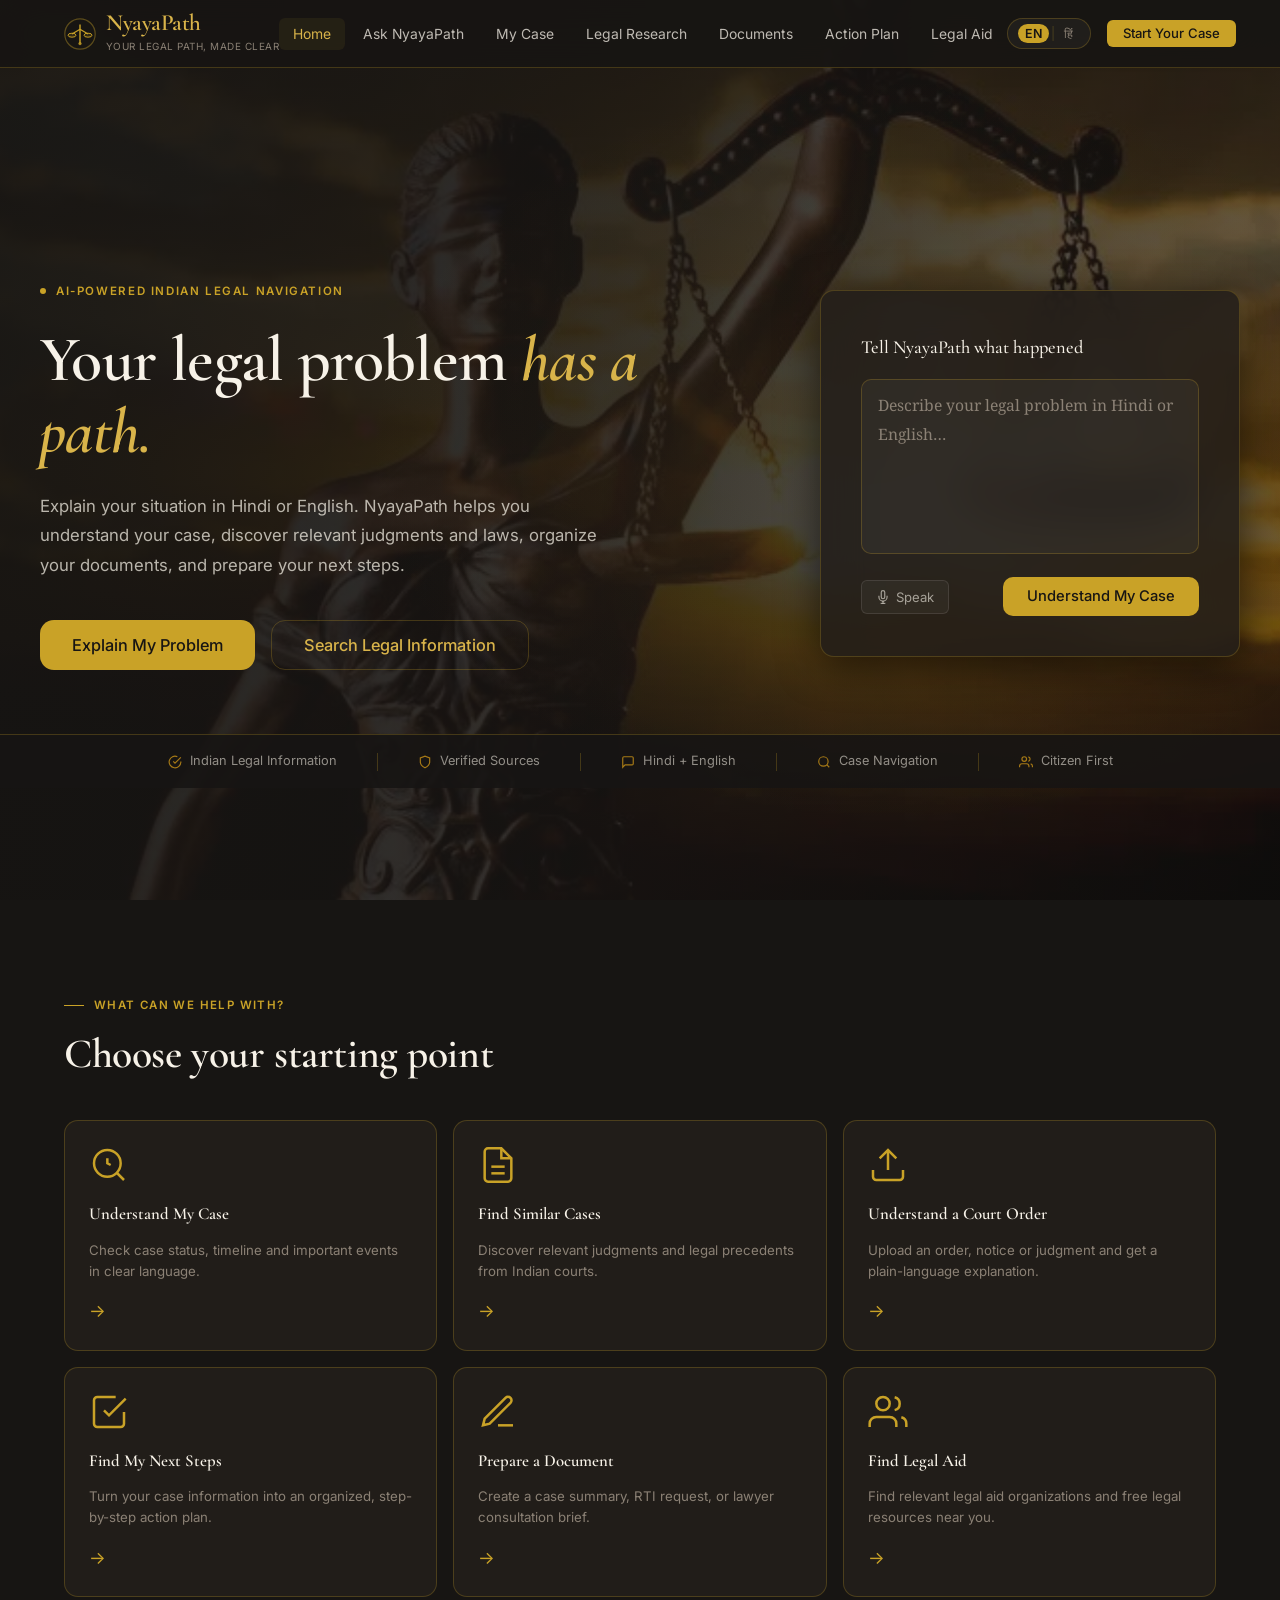
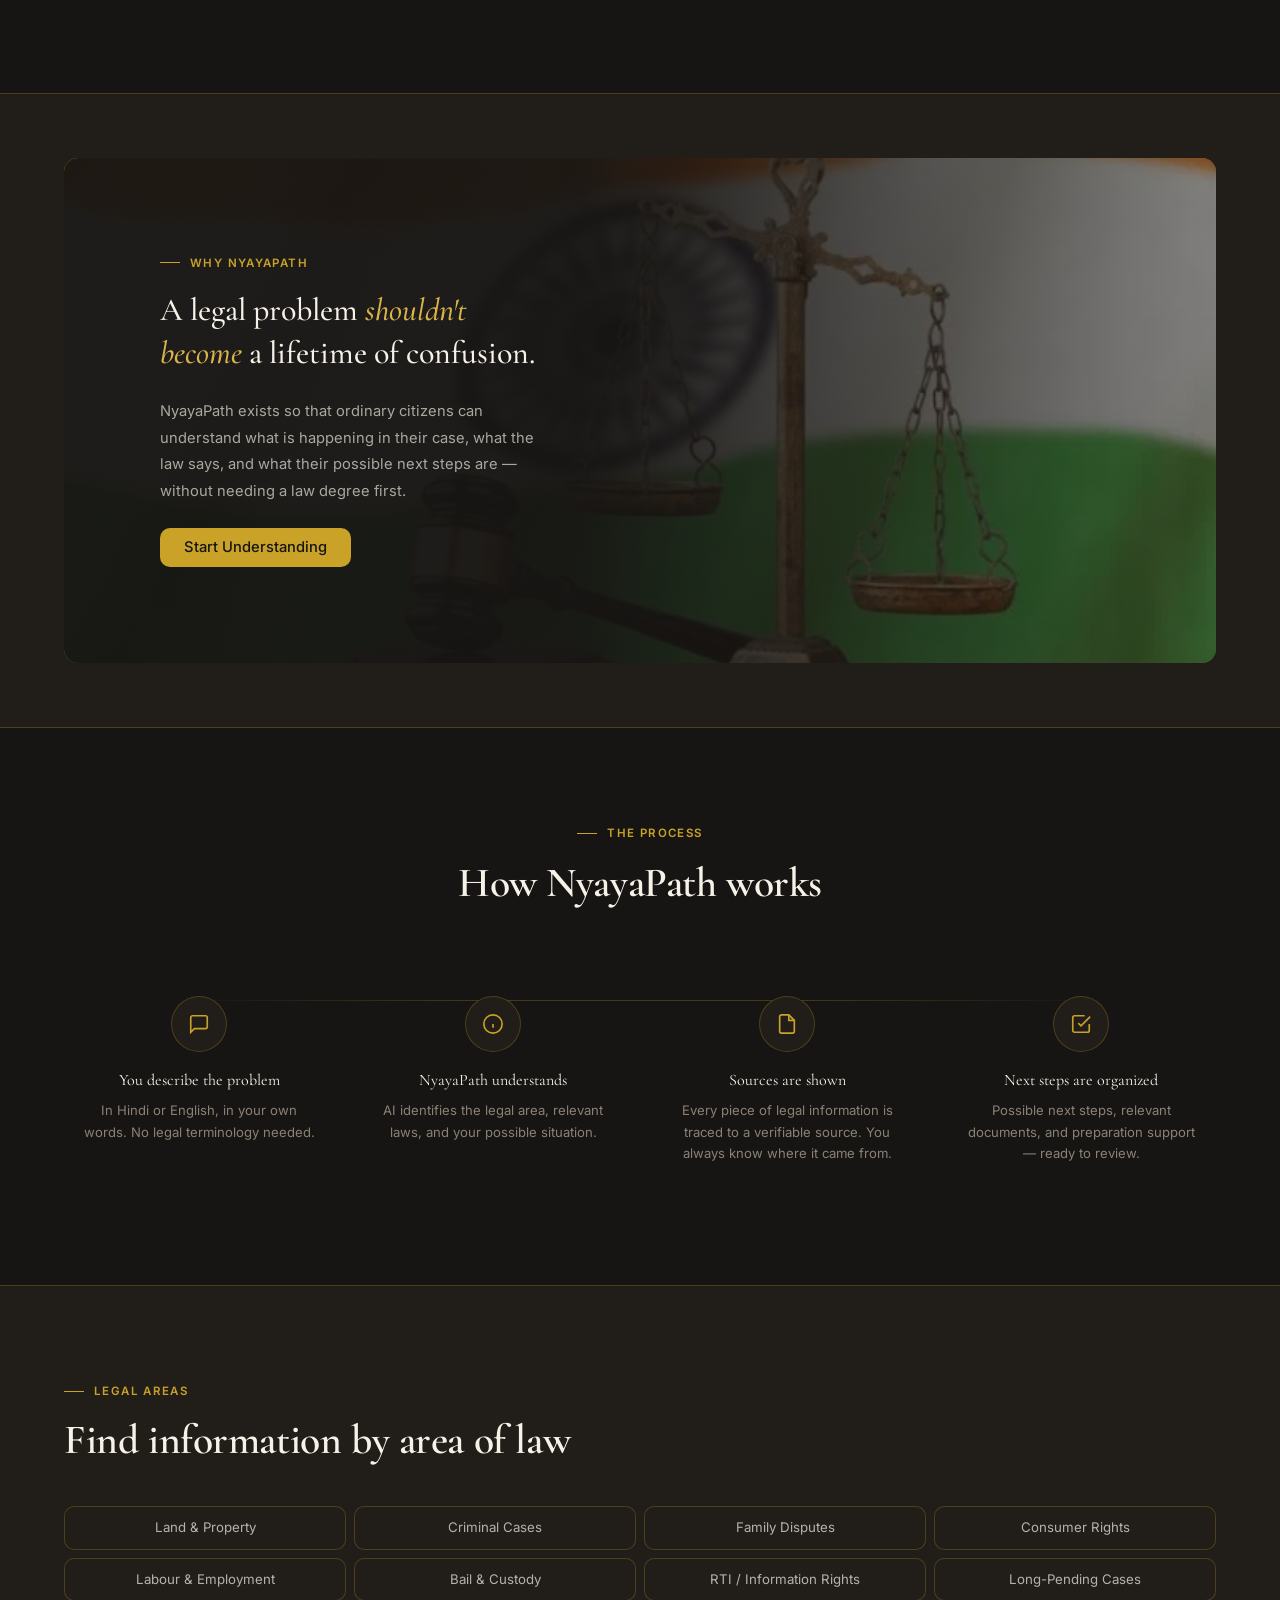
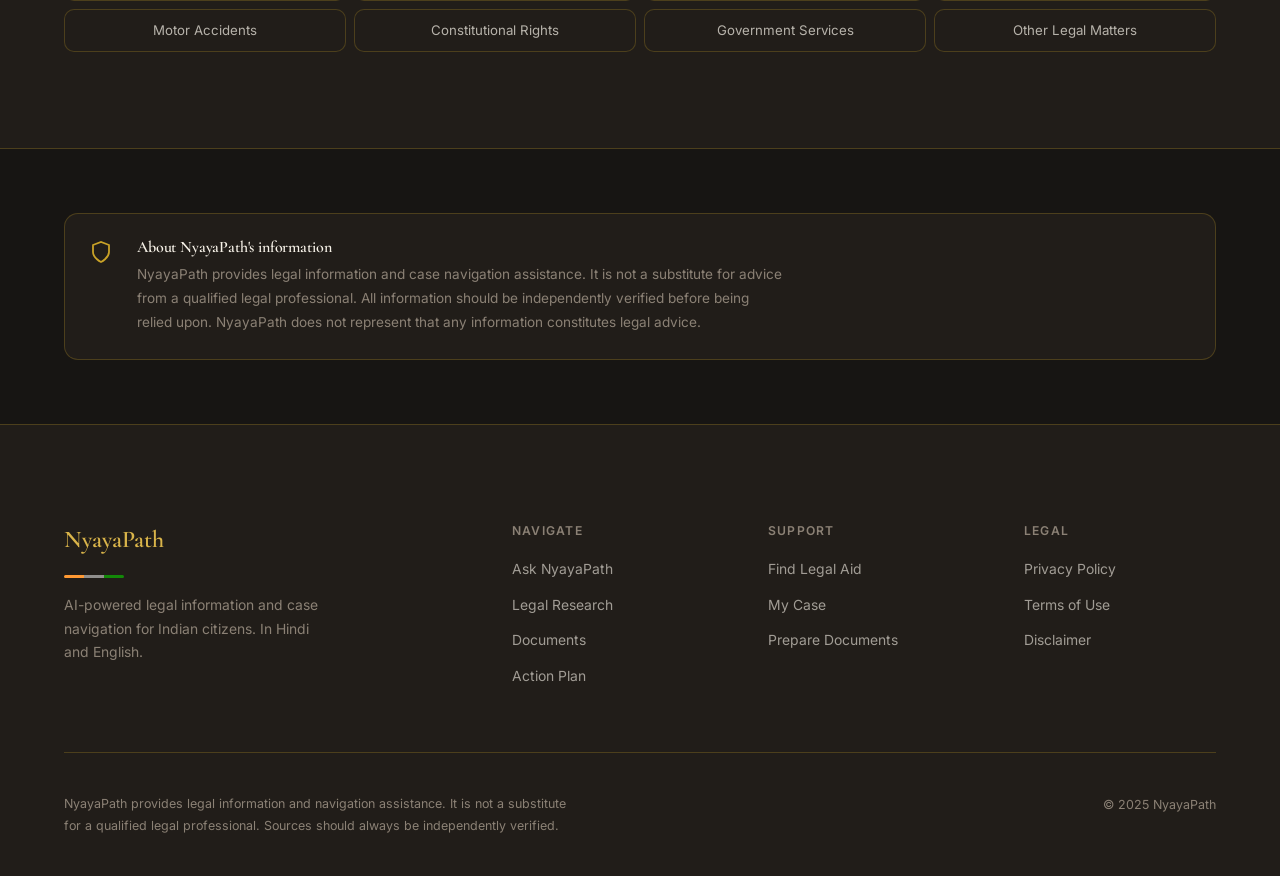
<file: frontend/index.html>
<!DOCTYPE html>
<html lang="en">
<head>
  <meta charset="UTF-8" />
  <meta name="viewport" content="width=device-width, initial-scale=1.0" />
  <title>NyayaPath — Your Legal Path, Made Clear</title>
  <meta name="description" content="AI-powered legal case navigation and legal information for Indian citizens. Explain your problem in Hindi or English." />
  <link rel="icon" href="data:image/svg+xml,<svg xmlns='http://www.w3.org/2000/svg' viewBox='0 0 100 100'><text y='.9em' font-size='90'>⚖</text></svg>" />
  <link rel="stylesheet" href="css/variables.css" />
  <link rel="stylesheet" href="css/base.css" />
  <link rel="stylesheet" href="css/components.css" />
  <link rel="stylesheet" href="css/responsive.css" />
  <style>
    /* ── Page-specific styles ── */
    .hero-section {
      min-height: 100vh;
      display: flex;
      flex-direction: column;
      justify-content: center;
      position: relative;
      overflow: hidden;
      padding-top: 68px;
    }

    .hero-bg {
      position: absolute;
      inset: 0;
      background-image: url('assets/images/lady-justice.png');
      background-size: cover;
      background-position: center 30%;
      z-index: 0;
    }

    .hero-bg::after {
      content: '';
      position: absolute;
      inset: 0;
      background: linear-gradient(
        105deg,
        rgba(23,21,19,0.97) 0%,
        rgba(23,21,19,0.88) 50%,
        rgba(23,21,19,0.60) 100%
      );
    }

    .hero-bg-glow {
      position: absolute;
      inset: 0;
      background: radial-gradient(ellipse 60% 60% at 70% 50%, rgba(201,162,39,0.07) 0%, transparent 70%);
      z-index: 1;
    }

    .hero-inner {
      position: relative;
      z-index: 2;
      padding: var(--space-3xl) 0 var(--space-2xl);
    }

    .hero-content {
      display: grid;
      grid-template-columns: 1fr 420px;
      gap: var(--space-3xl);
      align-items: center;
    }

    .hero-text { }

    .hero-eyebrow {
      display: inline-flex;
      align-items: center;
      gap: 10px;
      font-size: 0.72rem;
      font-weight: 600;
      letter-spacing: 0.14em;
      text-transform: uppercase;
      color: var(--gold-main);
      margin-bottom: var(--space-lg);
    }

    .hero-eyebrow-dot {
      width: 6px; height: 6px;
      border-radius: 50%;
      background: var(--gold-main);
    }

    .hero-h1 {
      font-family: var(--font-serif);
      font-size: clamp(2.4rem, 5vw, 4rem);
      font-weight: 600;
      color: var(--text-ivory);
      line-height: 1.12;
      margin-bottom: var(--space-lg);
    }

    .hero-h1 em {
      font-style: italic;
      color: var(--gold-bright);
    }

    .hero-sub {
      font-size: 1.05rem;
      color: rgba(247,242,232,0.72);
      line-height: 1.75;
      max-width: 52ch;
      margin-bottom: var(--space-xl);
    }

    .hero-actions {
      display: flex;
      gap: var(--space-md);
      flex-wrap: wrap;
    }

    /* Hero input panel */
    .hero-input-panel {
      background: rgba(33,29,25,0.85);
      backdrop-filter: blur(20px);
      -webkit-backdrop-filter: blur(20px);
      border: 1px solid var(--gold-border);
      border-radius: var(--radius-lg);
      padding: var(--space-xl);
      box-shadow: var(--shadow-deep);
    }

    .hero-input-label {
      font-family: var(--font-serif);
      font-size: 1.15rem;
      color: var(--text-ivory);
      margin-bottom: var(--space-md);
      font-weight: 500;
    }

    .hero-textarea {
      width: 100%;
      background: rgba(255,255,255,0.04);
      border: 1px solid rgba(201,162,39,0.25);
      border-radius: var(--radius-md);
      padding: 14px 16px;
      color: var(--text-ivory);
      font-size: 0.98rem;
      font-family: var(--font-devanagari);
      line-height: 1.85;
      min-height: 130px;
      resize: none;
      transition: border-color var(--transition-fast), box-shadow var(--transition-fast);
      margin-bottom: var(--space-md);
    }

    .hero-textarea:focus {
      outline: none;
      border-color: var(--gold-main);
      box-shadow: 0 0 0 3px rgba(201,162,39,0.1);
    }

    .hero-textarea::placeholder { color: var(--text-muted); }

    .hero-input-actions {
      display: flex;
      gap: var(--space-sm);
      align-items: center;
    }

    .hero-sub-actions {
      display: flex;
      gap: var(--space-sm);
      flex: 1;
    }

    .hero-icon-btn {
      display: flex;
      align-items: center;
      gap: 6px;
      padding: 8px 14px;
      background: rgba(255,255,255,0.04);
      border: 1px solid rgba(255,255,255,0.1);
      border-radius: var(--radius-sm);
      color: rgba(247,242,232,0.6);
      font-size: 0.82rem;
      cursor: pointer;
      transition: all var(--transition-fast);
      font-family: var(--font-sans);
    }

    .hero-icon-btn:hover {
      border-color: var(--gold-border);
      color: var(--gold-bright);
    }

    /* Trust strip */
    .trust-strip {
      position: relative;
      z-index: 2;
      border-top: 1px solid var(--gold-border);
      background: rgba(23,21,19,0.9);
      padding: var(--space-md) 0;
    }

    .trust-strip-items {
      display: flex;
      align-items: center;
      justify-content: center;
      gap: var(--space-xl);
    }

    .trust-item {
      display: flex;
      align-items: center;
      gap: 8px;
      font-size: 0.8rem;
      color: rgba(247,242,232,0.55);
      white-space: nowrap;
    }

    .trust-item svg { color: var(--gold-antique); }

    .trust-sep {
      width: 1px;
      height: 18px;
      background: var(--gold-border);
    }

    /* Quick actions */
    .quick-actions-grid {
      display: grid;
      grid-template-columns: repeat(3, 1fr);
      gap: var(--space-md);
    }

    /* How it works */
    .how-steps {
      display: grid;
      grid-template-columns: repeat(4, 1fr);
      gap: var(--space-lg);
      position: relative;
    }

    .how-steps::before {
      content: '';
      position: absolute;
      top: 28px;
      left: 10%;
      right: 10%;
      height: 1px;
      background: linear-gradient(90deg, transparent, var(--gold-border), var(--gold-border), transparent);
    }

    .how-step {
      text-align: center;
      padding: var(--space-lg) var(--space-md);
      position: relative;
      z-index: 1;
    }

    .how-step-num {
      width: 56px;
      height: 56px;
      border-radius: 50%;
      background: var(--bg-secondary);
      border: 1px solid var(--gold-border);
      display: flex;
      align-items: center;
      justify-content: center;
      margin: 0 auto var(--space-md);
      color: var(--gold-main);
      font-family: var(--font-serif);
      font-size: 1.3rem;
      font-weight: 600;
    }

    .how-step-title {
      font-family: var(--font-serif);
      font-size: 1rem;
      color: var(--text-ivory);
      margin-bottom: 6px;
    }

    .how-step-desc {
      font-size: 0.82rem;
      color: var(--text-muted);
      line-height: 1.65;
    }

    /* Featured section */
    .featured-section {
      position: relative;
      overflow: hidden;
      border-radius: var(--radius-lg);
      min-height: 440px;
      display: flex;
      align-items: center;
    }

    .featured-bg {
      position: absolute;
      inset: 0;
      background-image: url('assets/images/india-gavel.png');
      background-size: cover;
      background-position: center;
    }

    .featured-bg::after {
      content: '';
      position: absolute;
      inset: 0;
      background: linear-gradient(90deg, rgba(23,21,19,0.97) 45%, rgba(23,21,19,0.5) 100%);
    }

    .featured-content {
      position: relative;
      z-index: 1;
      padding: var(--space-3xl);
      max-width: 580px;
    }

    .featured-quote {
      font-family: var(--font-serif);
      font-size: clamp(1.4rem, 3vw, 2rem);
      font-weight: 500;
      color: var(--text-ivory);
      line-height: 1.35;
      margin-bottom: var(--space-lg);
    }

    .featured-quote em { color: var(--gold-bright); font-style: italic; }

    /* Legal categories */
    .categories-grid {
      display: grid;
      grid-template-columns: repeat(4, 1fr);
      gap: var(--space-sm);
    }

    .category-chip {
      padding: 10px 16px;
      background: var(--bg-secondary);
      border: 1px solid var(--gold-border);
      border-radius: var(--radius-md);
      font-size: 0.83rem;
      color: rgba(247,242,232,0.7);
      text-align: center;
      cursor: pointer;
      transition: all var(--transition-fast);
      text-decoration: none;
      display: block;
    }

    .category-chip:hover {
      border-color: var(--gold-main);
      color: var(--gold-bright);
      background: rgba(201,162,39,0.06);
    }

    /* Section with dark bg */
    .section-dark {
      background: var(--bg-secondary);
      border-top: 1px solid var(--gold-border);
      border-bottom: 1px solid var(--gold-border);
    }

    @media (max-width: 1024px) {
      .how-steps { grid-template-columns: repeat(2, 1fr); }
      .how-steps::before { display: none; }
      .categories-grid { grid-template-columns: repeat(3, 1fr); }
    }

    @media (max-width: 768px) {
      .quick-actions-grid { grid-template-columns: 1fr 1fr; }
      .how-steps { grid-template-columns: 1fr 1fr; }
      .categories-grid { grid-template-columns: repeat(2, 1fr); }
      .featured-content { padding: var(--space-xl); }
      .hero-input-panel { display: none; }
    }

    @media (max-width: 480px) {
      .quick-actions-grid { grid-template-columns: 1fr; }
      .categories-grid { grid-template-columns: 1fr 1fr; }
    }
  </style>
</head>
<body>

<!-- ══════════════════════════════════════════
     NAVBAR
══════════════════════════════════════════ -->
<nav class="navbar" role="navigation" aria-label="Main navigation">
  <div class="navbar-inner">
    <a href="index.html" class="navbar-logo" aria-label="NyayaPath Home">
      <div class="logo-icon">
        <svg viewBox="0 0 40 40" fill="none" xmlns="http://www.w3.org/2000/svg">
          <circle cx="20" cy="20" r="19" stroke="#C9A227" stroke-width="1.5" fill="none" opacity="0.4"/>
          <line x1="20" y1="8" x2="20" y2="32" stroke="#C9A227" stroke-width="1.8"/>
          <line x1="20" y1="14" x2="10" y2="20" stroke="#C9A227" stroke-width="1.5"/>
          <line x1="20" y1="14" x2="30" y2="20" stroke="#C9A227" stroke-width="1.5"/>
          <ellipse cx="10" cy="21.5" rx="5" ry="2.5" stroke="#C9A227" stroke-width="1.2" fill="rgba(201,162,39,0.15)"/>
          <ellipse cx="30" cy="21.5" rx="5" ry="2.5" stroke="#C9A227" stroke-width="1.2" fill="rgba(201,162,39,0.15)"/>
          <circle cx="20" cy="32" r="2" fill="#C9A227" opacity="0.8"/>
        </svg>
      </div>
      <div>
        <span class="logo-text">NyayaPath</span>
        <span class="logo-tagline" data-en="Your legal path, made clear" data-hi="आपका कानूनी मार्ग, स्पष्ट">Your legal path, made clear</span>
      </div>
    </a>

    <ul class="navbar-nav" id="navMenu">
      <li><a href="index.html" class="active" data-en="Home" data-hi="मुख्य पृष्ठ">Home</a></li>
      <li><a href="pages/ask.html" data-en="Ask NyayaPath" data-hi="NyayaPath से पूछें">Ask NyayaPath</a></li>
      <li><a href="pages/case.html" data-en="My Case" data-hi="मेरा केस">My Case</a></li>
      <li><a href="pages/research.html" data-en="Legal Research" data-hi="कानूनी शोध">Legal Research</a></li>
      <li><a href="pages/documents.html" data-en="Documents" data-hi="दस्तावेज़">Documents</a></li>
      <li><a href="pages/action-plan.html" data-en="Action Plan" data-hi="कार्य योजना">Action Plan</a></li>
      <li><a href="pages/legal-aid.html" data-en="Legal Aid" data-hi="कानूनी सहायता">Legal Aid</a></li>
    </ul>

    <div class="navbar-right">
      <div class="lang-switcher" aria-label="Language switcher">
        <button class="lang-btn" id="langEn" onclick="switchLang('en')" aria-label="Switch to English">EN</button>
        <span class="lang-sep">|</span>
        <button class="lang-btn" id="langHi" onclick="switchLang('hi')" aria-label="हिंदी में बदलें">हिं</button>
      </div>
      <a href="pages/ask.html" class="btn btn-primary btn-sm" data-en="Start Your Case" data-hi="केस शुरू करें">Start Your Case</a>
      <button class="navbar-hamburger" id="hamburger" aria-label="Toggle menu" onclick="toggleMenu()">
        <span></span><span></span><span></span>
      </button>
    </div>
  </div>
</nav>

<!-- ══════════════════════════════════════════
     HERO
══════════════════════════════════════════ -->
<section class="hero-section" aria-labelledby="heroHeading">
  <div class="hero-bg"></div>
  <div class="hero-bg-glow"></div>

  <div class="hero-inner container">
    <div class="hero-content">
      <div class="hero-text">
        <div class="hero-eyebrow">
          <span class="hero-eyebrow-dot"></span>
          <span data-en="AI-Powered Indian Legal Navigation" data-hi="AI-संचालित भारतीय कानूनी नेविगेशन">AI-Powered Indian Legal Navigation</span>
        </div>

        <h1 class="hero-h1" id="heroHeading">
          <span data-en="Your legal problem <em>has a path.</em>" data-hi="आपकी कानूनी समस्या का <em>एक रास्ता है।</em>">
            Your legal problem <em>has a path.</em>
          </span>
        </h1>

        <p class="hero-sub" data-en="Explain your situation in Hindi or English. NyayaPath helps you understand your case, discover relevant judgments and laws, organize your documents, and prepare your next steps."
           data-hi="अपनी स्थिति हिंदी या English में बताएं। NyayaPath आपके केस को समझने, प्रासंगिक निर्णयों और कानूनों को खोजने, दस्तावेज़ों को व्यवस्थित करने और अगले कदम तैयार करने में मदद करता है।">
          Explain your situation in Hindi or English. NyayaPath helps you understand your case, discover relevant judgments and laws, organize your documents, and prepare your next steps.
        </p>

        <div class="hero-actions">
          <a href="pages/ask.html" class="btn btn-primary btn-lg" data-en="Explain My Problem" data-hi="अपनी समस्या बताएं">Explain My Problem</a>
          <a href="pages/research.html" class="btn btn-secondary btn-lg" data-en="Search Legal Information" data-hi="कानूनी जानकारी खोजें">Search Legal Information</a>
        </div>
      </div>

      <!-- Mini intake on hero -->
      <div class="hero-input-panel" aria-label="Quick legal intake">
        <p class="hero-input-label" data-en="Tell NyayaPath what happened" data-hi="NyayaPath को बताएं क्या हुआ">Tell NyayaPath what happened</p>
        <textarea id="heroInput" class="hero-textarea" rows="5"
          placeholder="अपनी कानूनी समस्या हिंदी या English में बताएं…"
          aria-label="Describe your legal problem"></textarea>
        <div class="hero-input-actions">
          <div class="hero-sub-actions">
            <button class="hero-icon-btn" onclick="startVoice()" aria-label="Voice input">
              <svg width="14" height="14" viewBox="0 0 24 24" fill="none" stroke="currentColor" stroke-width="2"><path d="M12 1a3 3 0 0 0-3 3v8a3 3 0 0 0 6 0V4a3 3 0 0 0-3-3z"/><path d="M19 10v2a7 7 0 0 1-14 0v-2"/><line x1="12" y1="19" x2="12" y2="23"/><line x1="8" y1="23" x2="16" y2="23"/></svg>
              <span data-en="Speak" data-hi="बोलें">Speak</span>
            </button>
          </div>
          <button class="btn btn-primary" onclick="submitHeroInput()" data-en="Understand My Case" data-hi="केस समझें">Understand My Case</button>
        </div>
      </div>
    </div>
  </div>

  <!-- Trust strip -->
  <div class="trust-strip">
    <div class="container">
      <div class="trust-strip-items">
        <div class="trust-item">
          <svg width="14" height="14" viewBox="0 0 24 24" fill="none" stroke="currentColor" stroke-width="2"><path d="M22 11.08V12a10 10 0 1 1-5.93-9.14"/><polyline points="22 4 12 14.01 9 11.01"/></svg>
          <span data-en="Indian Legal Information" data-hi="भारतीय कानूनी जानकारी">Indian Legal Information</span>
        </div>
        <div class="trust-sep"></div>
        <div class="trust-item">
          <svg width="14" height="14" viewBox="0 0 24 24" fill="none" stroke="currentColor" stroke-width="2"><path d="M12 22s8-4 8-10V5l-8-3-8 3v7c0 6 8 10 8 10z"/></svg>
          <span data-en="Verified Sources" data-hi="सत्यापित स्रोत">Verified Sources</span>
        </div>
        <div class="trust-sep"></div>
        <div class="trust-item">
          <svg width="14" height="14" viewBox="0 0 24 24" fill="none" stroke="currentColor" stroke-width="2"><path d="M21 15a2 2 0 0 1-2 2H7l-4 4V5a2 2 0 0 1 2-2h14a2 2 0 0 1 2 2z"/></svg>
          <span data-en="Hindi + English" data-hi="हिंदी + English">Hindi + English</span>
        </div>
        <div class="trust-sep"></div>
        <div class="trust-item">
          <svg width="14" height="14" viewBox="0 0 24 24" fill="none" stroke="currentColor" stroke-width="2"><circle cx="11" cy="11" r="8"/><line x1="21" y1="21" x2="16.65" y2="16.65"/></svg>
          <span data-en="Case Navigation" data-hi="केस नेविगेशन">Case Navigation</span>
        </div>
        <div class="trust-sep"></div>
        <div class="trust-item">
          <svg width="14" height="14" viewBox="0 0 24 24" fill="none" stroke="currentColor" stroke-width="2"><path d="M17 21v-2a4 4 0 0 0-4-4H5a4 4 0 0 0-4 4v2"/><circle cx="9" cy="7" r="4"/><path d="M23 21v-2a4 4 0 0 0-3-3.87"/><path d="M16 3.13a4 4 0 0 1 0 7.75"/></svg>
          <span data-en="Citizen First" data-hi="नागरिक प्रथम">Citizen First</span>
        </div>
      </div>
    </div>
  </div>
</section>

<!-- ══════════════════════════════════════════
     QUICK ACTION CARDS
══════════════════════════════════════════ -->
<section class="section" aria-labelledby="actionsHeading">
  <div class="container">
    <div class="section-eyebrow" data-en="What can we help with?" data-hi="हम किसमें मदद कर सकते हैं?">What can we help with?</div>
    <h2 id="actionsHeading" style="margin-bottom: var(--space-xl);"
        data-en="Choose your starting point" data-hi="अपना प्रारंभिक बिंदु चुनें">Choose your starting point</h2>

    <div class="quick-actions-grid">
      <a href="pages/ask.html" class="action-card">
        <svg class="action-card-icon" viewBox="0 0 24 24" fill="none" stroke="currentColor" stroke-width="1.5">
          <circle cx="11" cy="11" r="8"/><path d="M21 21l-4.35-4.35"/>
          <path d="M11 8v3l2 1"/>
        </svg>
        <div class="action-card-title" data-en="Understand My Case" data-hi="अपना केस समझें">Understand My Case</div>
        <div class="action-card-desc" data-en="Check case status, timeline and important events in clear language." data-hi="केस की स्थिति, समयरेखा और महत्वपूर्ण घटनाएं स्पष्ट भाषा में जानें।">Check case status, timeline and important events in clear language.</div>
        <div class="action-card-arrow">→</div>
      </a>

      <a href="pages/research.html" class="action-card">
        <svg class="action-card-icon" viewBox="0 0 24 24" fill="none" stroke="currentColor" stroke-width="1.5">
          <path d="M14 2H6a2 2 0 0 0-2 2v16a2 2 0 0 0 2 2h12a2 2 0 0 0 2-2V8z"/>
          <polyline points="14 2 14 8 20 8"/>
          <line x1="16" y1="13" x2="8" y2="13"/>
          <line x1="16" y1="17" x2="8" y2="17"/>
        </svg>
        <div class="action-card-title" data-en="Find Similar Cases" data-hi="समान केस खोजें">Find Similar Cases</div>
        <div class="action-card-desc" data-en="Discover relevant judgments and legal precedents from Indian courts." data-hi="भारतीय न्यायालयों के प्रासंगिक निर्णय और कानूनी मिसाल खोजें।">Discover relevant judgments and legal precedents from Indian courts.</div>
        <div class="action-card-arrow">→</div>
      </a>

      <a href="pages/documents.html" class="action-card">
        <svg class="action-card-icon" viewBox="0 0 24 24" fill="none" stroke="currentColor" stroke-width="1.5">
          <path d="M21 15v4a2 2 0 0 1-2 2H5a2 2 0 0 1-2-2v-4"/>
          <polyline points="17 8 12 3 7 8"/>
          <line x1="12" y1="3" x2="12" y2="15"/>
        </svg>
        <div class="action-card-title" data-en="Understand a Court Order" data-hi="न्यायालय आदेश समझें">Understand a Court Order</div>
        <div class="action-card-desc" data-en="Upload an order, notice or judgment and get a plain-language explanation." data-hi="आदेश, नोटिस या निर्णय अपलोड करें और सरल भाषा में स्पष्टीकरण प्राप्त करें।">Upload an order, notice or judgment and get a plain-language explanation.</div>
        <div class="action-card-arrow">→</div>
      </a>

      <a href="pages/action-plan.html" class="action-card">
        <svg class="action-card-icon" viewBox="0 0 24 24" fill="none" stroke="currentColor" stroke-width="1.5">
          <path d="M9 11l3 3L22 4"/><path d="M21 12v7a2 2 0 0 1-2 2H5a2 2 0 0 1-2-2V5a2 2 0 0 1 2-2h11"/>
        </svg>
        <div class="action-card-title" data-en="Find My Next Steps" data-hi="अगले कदम जानें">Find My Next Steps</div>
        <div class="action-card-desc" data-en="Turn your case information into an organized, step-by-step action plan." data-hi="अपनी केस जानकारी को संगठित, चरणबद्ध कार्य योजना में बदलें।">Turn your case information into an organized, step-by-step action plan.</div>
        <div class="action-card-arrow">→</div>
      </a>

      <a href="pages/drafts.html" class="action-card">
        <svg class="action-card-icon" viewBox="0 0 24 24" fill="none" stroke="currentColor" stroke-width="1.5">
          <path d="M12 20h9"/><path d="M16.5 3.5a2.121 2.121 0 0 1 3 3L7 19l-4 1 1-4L16.5 3.5z"/>
        </svg>
        <div class="action-card-title" data-en="Prepare a Document" data-hi="दस्तावेज़ तैयार करें">Prepare a Document</div>
        <div class="action-card-desc" data-en="Create a case summary, RTI request, or lawyer consultation brief." data-hi="केस सारांश, RTI अनुरोध, या वकील परामर्श संक्षिप्त विवरण बनाएं।">Create a case summary, RTI request, or lawyer consultation brief.</div>
        <div class="action-card-arrow">→</div>
      </a>

      <a href="pages/legal-aid.html" class="action-card">
        <svg class="action-card-icon" viewBox="0 0 24 24" fill="none" stroke="currentColor" stroke-width="1.5">
          <path d="M17 21v-2a4 4 0 0 0-4-4H5a4 4 0 0 0-4 4v2"/>
          <circle cx="9" cy="7" r="4"/>
          <path d="M23 21v-2a4 4 0 0 0-3-3.87"/><path d="M16 3.13a4 4 0 0 1 0 7.75"/>
        </svg>
        <div class="action-card-title" data-en="Find Legal Aid" data-hi="कानूनी सहायता पाएं">Find Legal Aid</div>
        <div class="action-card-desc" data-en="Find relevant legal aid organizations and free legal resources near you." data-hi="अपने पास प्रासंगिक कानूनी सहायता संगठन और मुफ्त कानूनी संसाधन खोजें।">Find relevant legal aid organizations and free legal resources near you.</div>
        <div class="action-card-arrow">→</div>
      </a>
    </div>
  </div>
</section>

<!-- ══════════════════════════════════════════
     FEATURED — Story / Philosophy
══════════════════════════════════════════ -->
<section class="section-sm section-dark">
  <div class="container">
    <div class="featured-section">
      <div class="featured-bg"></div>
      <div class="featured-content">
        <div class="section-eyebrow" data-en="Why NyayaPath" data-hi="NyayaPath क्यों">Why NyayaPath</div>
        <p class="featured-quote" data-en="A legal problem <em>shouldn't become</em> a lifetime of confusion."
           data-hi="एक कानूनी समस्या <em>जीवन भर की</em> उलझन नहीं बननी चाहिए।">
          A legal problem <em>shouldn't become</em> a lifetime of confusion.
        </p>
        <p style="font-size: 0.92rem; color: rgba(247,242,232,0.65); line-height: 1.8; max-width: 44ch; margin-bottom: var(--space-lg);"
           data-en="NyayaPath exists so that ordinary citizens can understand what is happening in their case, what the law says, and what their possible next steps are — without needing a law degree first."
           data-hi="NyayaPath इसलिए है ताकि आम नागरिक यह समझ सकें कि उनके केस में क्या हो रहा है, कानून क्या कहता है, और उनके संभावित अगले कदम क्या हैं — बिना पहले कानून की डिग्री लिए।">
          NyayaPath exists so that ordinary citizens can understand what is happening in their case, what the law says, and what their possible next steps are — without needing a law degree first.
        </p>
        <a href="pages/ask.html" class="btn btn-primary" data-en="Start Understanding" data-hi="समझना शुरू करें">Start Understanding</a>
      </div>
    </div>
  </div>
</section>

<!-- ══════════════════════════════════════════
     HOW IT WORKS
══════════════════════════════════════════ -->
<section class="section" aria-labelledby="howHeading">
  <div class="container">
    <div class="text-center" style="margin-bottom: var(--space-2xl);">
      <div class="section-eyebrow" style="justify-content: center;" data-en="The Process" data-hi="प्रक्रिया">The Process</div>
      <h2 id="howHeading" data-en="How NyayaPath works" data-hi="NyayaPath कैसे काम करता है">How NyayaPath works</h2>
    </div>

    <div class="how-steps">
      <div class="how-step">
        <div class="how-step-num">
          <svg width="22" height="22" viewBox="0 0 24 24" fill="none" stroke="currentColor" stroke-width="1.8"><path d="M21 15a2 2 0 0 1-2 2H7l-4 4V5a2 2 0 0 1 2-2h14a2 2 0 0 1 2 2z"/></svg>
        </div>
        <div class="how-step-title" data-en="You describe the problem" data-hi="आप समस्या बताते हैं">You describe the problem</div>
        <div class="how-step-desc" data-en="In Hindi or English, in your own words. No legal terminology needed." data-hi="हिंदी या English में, अपने शब्दों में। कोई कानूनी शब्दावली की जरूरत नहीं।">In Hindi or English, in your own words. No legal terminology needed.</div>
      </div>

      <div class="how-step">
        <div class="how-step-num">
          <svg width="22" height="22" viewBox="0 0 24 24" fill="none" stroke="currentColor" stroke-width="1.8"><circle cx="12" cy="12" r="10"/><path d="M12 16v-4"/><path d="M12 8h.01"/></svg>
        </div>
        <div class="how-step-title" data-en="NyayaPath understands" data-hi="NyayaPath समझता है">NyayaPath understands</div>
        <div class="how-step-desc" data-en="AI identifies the legal area, relevant laws, and your possible situation." data-hi="AI कानूनी क्षेत्र, प्रासंगिक कानून और आपकी संभावित स्थिति की पहचान करता है।">AI identifies the legal area, relevant laws, and your possible situation.</div>
      </div>

      <div class="how-step">
        <div class="how-step-num">
          <svg width="22" height="22" viewBox="0 0 24 24" fill="none" stroke="currentColor" stroke-width="1.8"><path d="M14 2H6a2 2 0 0 0-2 2v16a2 2 0 0 0 2 2h12a2 2 0 0 0 2-2V8z"/><polyline points="14 2 14 8 20 8"/></svg>
        </div>
        <div class="how-step-title" data-en="Sources are shown" data-hi="स्रोत दिखाए जाते हैं">Sources are shown</div>
        <div class="how-step-desc" data-en="Every piece of legal information is traced to a verifiable source. You always know where it came from." data-hi="हर कानूनी जानकारी एक सत्यापन योग्य स्रोत से जुड़ी होती है। आप हमेशा जानते हैं यह कहाँ से आई।">Every piece of legal information is traced to a verifiable source. You always know where it came from.</div>
      </div>

      <div class="how-step">
        <div class="how-step-num">
          <svg width="22" height="22" viewBox="0 0 24 24" fill="none" stroke="currentColor" stroke-width="1.8"><path d="M9 11l3 3L22 4"/><path d="M21 12v7a2 2 0 0 1-2 2H5a2 2 0 0 1-2-2V5a2 2 0 0 1 2-2h11"/></svg>
        </div>
        <div class="how-step-title" data-en="Next steps are organized" data-hi="अगले कदम व्यवस्थित होते हैं">Next steps are organized</div>
        <div class="how-step-desc" data-en="Possible next steps, relevant documents, and preparation support — ready to review." data-hi="संभावित अगले कदम, प्रासंगिक दस्तावेज़, और तैयारी समर्थन — समीक्षा के लिए तैयार।">Possible next steps, relevant documents, and preparation support — ready to review.</div>
      </div>
    </div>
  </div>
</section>

<!-- ══════════════════════════════════════════
     LEGAL CATEGORIES
══════════════════════════════════════════ -->
<section class="section section-dark" aria-labelledby="categoriesHeading">
  <div class="container">
    <div class="section-eyebrow" data-en="Legal Areas" data-hi="कानूनी क्षेत्र">Legal Areas</div>
    <h2 id="categoriesHeading" style="margin-bottom: var(--space-xl);"
        data-en="Find information by area of law" data-hi="कानून के क्षेत्र के अनुसार जानकारी खोजें">Find information by area of law</h2>

    <div class="categories-grid">
      <a href="pages/research.html?topic=LAND_DISPUTE" class="category-chip" data-en="Land & Property" data-hi="भूमि और संपत्ति">Land &amp; Property</a>
      <a href="pages/research.html?topic=CRIMINAL_CASE" class="category-chip" data-en="Criminal Cases" data-hi="आपराधिक मामले">Criminal Cases</a>
      <a href="pages/research.html?topic=FAMILY_DISPUTE" class="category-chip" data-en="Family Disputes" data-hi="पारिवारिक विवाद">Family Disputes</a>
      <a href="pages/research.html?topic=CONSUMER_DISPUTE" class="category-chip" data-en="Consumer Rights" data-hi="उपभोक्ता अधिकार">Consumer Rights</a>
      <a href="pages/research.html?topic=LABOUR_DISPUTE" class="category-chip" data-en="Labour & Employment" data-hi="श्रम और रोजगार">Labour &amp; Employment</a>
      <a href="pages/research.html?topic=BAIL" class="category-chip" data-en="Bail & Custody" data-hi="जमानत और हिरासत">Bail &amp; Custody</a>
      <a href="pages/research.html?topic=RTI" class="category-chip" data-en="RTI / Information Rights" data-hi="RTI / सूचना अधिकार">RTI / Information Rights</a>
      <a href="pages/research.html?topic=CASE_PENDENCY" class="category-chip" data-en="Long-Pending Cases" data-hi="लंबे समय से लंबित केस">Long-Pending Cases</a>
      <a href="pages/research.html?topic=MOTOR_ACCIDENT" class="category-chip" data-en="Motor Accidents" data-hi="मोटर दुर्घटना">Motor Accidents</a>
      <a href="pages/research.html?topic=CONSTITUTIONAL" class="category-chip" data-en="Constitutional Rights" data-hi="संवैधानिक अधिकार">Constitutional Rights</a>
      <a href="pages/research.html?topic=GOVERNMENT_SERVICE" class="category-chip" data-en="Government Services" data-hi="सरकारी सेवाएं">Government Services</a>
      <a href="pages/research.html?topic=OTHER" class="category-chip" data-en="Other Legal Matters" data-hi="अन्य कानूनी मामले">Other Legal Matters</a>
    </div>
  </div>
</section>

<!-- ══════════════════════════════════════════
     DISCLAIMER / TRUST
══════════════════════════════════════════ -->
<section class="section-sm">
  <div class="container">
    <div class="card" style="display:flex; gap: var(--space-lg); align-items: flex-start;">
      <div style="color: var(--gold-main); flex-shrink:0; margin-top: 2px;">
        <svg width="24" height="24" viewBox="0 0 24 24" fill="none" stroke="currentColor" stroke-width="1.8">
          <path d="M12 22s8-4 8-10V5l-8-3-8 3v7c0 6 8 10 8 10z"/>
        </svg>
      </div>
      <div>
        <h4 style="margin-bottom: 6px; font-size: 1rem;" data-en="About NyayaPath's information" data-hi="NyayaPath की जानकारी के बारे में">About NyayaPath's information</h4>
        <p style="font-size: 0.85rem; color: var(--text-muted); line-height: 1.75; max-width: 72ch;"
           data-en="NyayaPath provides legal information and case navigation assistance. It is not a substitute for advice from a qualified legal professional. All information should be independently verified before being relied upon. NyayaPath does not represent that any information constitutes legal advice."
           data-hi="NyayaPath कानूनी जानकारी और केस नेविगेशन सहायता प्रदान करता है। यह एक योग्य कानूनी पेशेवर की सलाह का विकल्प नहीं है। किसी भी जानकारी पर भरोसा करने से पहले उसे स्वतंत्र रूप से सत्यापित किया जाना चाहिए।">
          NyayaPath provides legal information and case navigation assistance. It is not a substitute for advice from a qualified legal professional. All information should be independently verified before being relied upon. NyayaPath does not represent that any information constitutes legal advice.
        </p>
      </div>
    </div>
  </div>
</section>

<!-- ══════════════════════════════════════════
     FOOTER
══════════════════════════════════════════ -->
<footer class="footer" role="contentinfo">
  <div class="container">
    <div class="footer-grid">
      <div class="footer-brand">
        <div class="footer-logo-text">NyayaPath</div>
        <div class="india-stripe"><div class="india-stripe-saffron"></div><div class="india-stripe-white"></div><div class="india-stripe-green"></div></div>
        <p class="footer-desc" data-en="AI-powered legal information and case navigation for Indian citizens. In Hindi and English." data-hi="भारतीय नागरिकों के लिए AI-संचालित कानूनी जानकारी और केस नेविगेशन। हिंदी और English में।">AI-powered legal information and case navigation for Indian citizens. In Hindi and English.</p>
      </div>
      <div>
        <div class="footer-heading" data-en="Navigate" data-hi="नेविगेट करें">Navigate</div>
        <ul class="footer-links">
          <li><a href="pages/ask.html" data-en="Ask NyayaPath" data-hi="NyayaPath से पूछें">Ask NyayaPath</a></li>
          <li><a href="pages/research.html" data-en="Legal Research" data-hi="कानूनी शोध">Legal Research</a></li>
          <li><a href="pages/documents.html" data-en="Documents" data-hi="दस्तावेज़">Documents</a></li>
          <li><a href="pages/action-plan.html" data-en="Action Plan" data-hi="कार्य योजना">Action Plan</a></li>
        </ul>
      </div>
      <div>
        <div class="footer-heading" data-en="Support" data-hi="सहायता">Support</div>
        <ul class="footer-links">
          <li><a href="pages/legal-aid.html" data-en="Find Legal Aid" data-hi="कानूनी सहायता पाएं">Find Legal Aid</a></li>
          <li><a href="pages/case.html" data-en="My Case" data-hi="मेरा केस">My Case</a></li>
          <li><a href="pages/drafts.html" data-en="Prepare Documents" data-hi="दस्तावेज़ तैयार करें">Prepare Documents</a></li>
        </ul>
      </div>
      <div>
        <div class="footer-heading" data-en="Legal" data-hi="कानूनी">Legal</div>
        <ul class="footer-links">
          <li><a href="#" data-en="Privacy Policy" data-hi="गोपनीयता नीति">Privacy Policy</a></li>
          <li><a href="#" data-en="Terms of Use" data-hi="उपयोग की शर्तें">Terms of Use</a></li>
          <li><a href="#" data-en="Disclaimer" data-hi="अस्वीकरण">Disclaimer</a></li>
        </ul>
      </div>
    </div>

    <div class="footer-bottom">
      <p class="footer-disclaimer" data-en="NyayaPath provides legal information and navigation assistance. It is not a substitute for a qualified legal professional. Sources should always be independently verified."
         data-hi="NyayaPath कानूनी जानकारी और नेविगेशन सहायता प्रदान करता है। यह एक योग्य कानूनी पेशेवर का विकल्प नहीं है। स्रोतों को हमेशा स्वतंत्र रूप से सत्यापित किया जाना चाहिए।">
        NyayaPath provides legal information and navigation assistance. It is not a substitute for a qualified legal professional. Sources should always be independently verified.
      </p>
      <div class="footer-copy">© 2025 NyayaPath</div>
    </div>
  </div>
</footer>

<!-- ══════════════════════════════════════════
     SCRIPTS
══════════════════════════════════════════ -->
<script>
  // ── Language switching ──────────────────────────────────
  let currentLang = 'en';
  try { currentLang = localStorage.getItem('nyayapath_lang') || 'en'; } catch(_) {}

  function switchLang(lang) {
    currentLang = lang;
    try { localStorage.setItem('nyayapath_lang', lang); } catch(_) {}
    document.documentElement.lang = lang;

    // Update all data-en/data-hi elements
    document.querySelectorAll('[data-en]').forEach(el => {
      const text = el.getAttribute('data-' + lang) || el.getAttribute('data-en');
      if (el.tagName === 'INPUT' || el.tagName === 'TEXTAREA') {
        el.placeholder = text;
      } else {
        el.innerHTML = text;
      }
    });

    // Update lang buttons
    document.getElementById('langEn').classList.toggle('active', lang === 'en');
    document.getElementById('langHi').classList.toggle('active', lang === 'hi');

    // Update textarea placeholder
    const heroInput = document.getElementById('heroInput');
    if (heroInput) {
      heroInput.placeholder = lang === 'hi'
        ? 'अपनी कानूनी समस्या हिंदी या English में बताएं…'
        : 'Describe your legal problem in Hindi or English…';
    }
  }

  // Apply on load
  switchLang(currentLang);

  // ── Mobile menu ─────────────────────────────────────────
  function toggleMenu() {
    const menu = document.getElementById('navMenu');
    menu.classList.toggle('open');
  }

  // ── Hero submit ─────────────────────────────────────────
  function submitHeroInput() {
    const val = document.getElementById('heroInput').value.trim();
    if (!val) {
      document.getElementById('heroInput').focus();
      return;
    }
    // Store and redirect to ask page
    try { sessionStorage.setItem('nyayapath_intake', val); } catch(_) {}
    window.location.href = 'pages/ask.html?q=' + encodeURIComponent(val);
  }

  // Enter key in textarea (Ctrl+Enter)
  document.getElementById('heroInput').addEventListener('keydown', function(e) {
    if (e.key === 'Enter' && (e.ctrlKey || e.metaKey)) submitHeroInput();
  });

  // ── Voice input placeholder ──────────────────────────────
  function startVoice() {
    if (!('webkitSpeechRecognition' in window) && !('SpeechRecognition' in window)) {
      alert('Voice input is not supported in this browser. Please type your problem.');
      return;
    }
    const SR = window.SpeechRecognition || window.webkitSpeechRecognition;
    const recognition = new SR();
    recognition.lang = currentLang === 'hi' ? 'hi-IN' : 'en-IN';
    recognition.interimResults = false;
    recognition.onresult = (e) => {
      document.getElementById('heroInput').value = e.results[0][0].transcript;
    };
    recognition.start();
  }

  // ── Close menu on outside click ──────────────────────────
  document.addEventListener('click', function(e) {
    const menu = document.getElementById('navMenu');
    const hamburger = document.getElementById('hamburger');
    if (menu.classList.contains('open') && !menu.contains(e.target) && !hamburger.contains(e.target)) {
      menu.classList.remove('open');
    }
  });
</script>

</body>
</html>
</file>
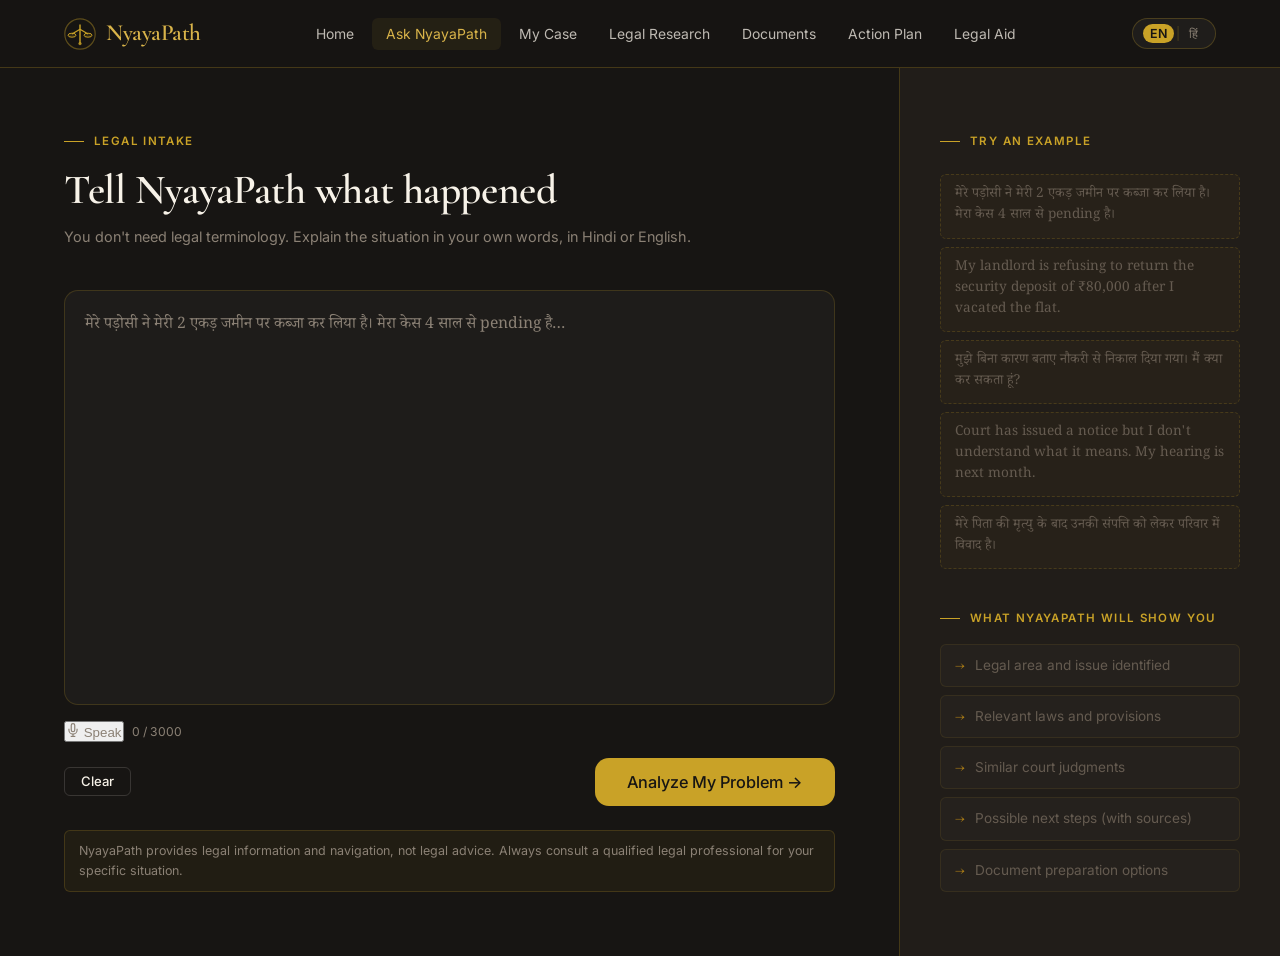
<file: frontend/pages/ask.html>
<!DOCTYPE html>
<html lang="en">
<head>
  <meta charset="UTF-8" />
  <meta name="viewport" content="width=device-width, initial-scale=1.0" />
  <title>Ask NyayaPath — Explain Your Legal Problem</title>
  <link rel="icon" href="data:image/svg+xml,<svg xmlns='http://www.w3.org/2000/svg' viewBox='0 0 100 100'><text y='.9em' font-size='90'>⚖</text></svg>" />
  <link rel="stylesheet" href="../css/variables.css" />
  <link rel="stylesheet" href="../css/base.css" />
  <link rel="stylesheet" href="../css/components.css" />
  <link rel="stylesheet" href="../css/pages.css" />
  <link rel="stylesheet" href="../css/responsive.css" />
  <style>
    body { padding-top: 68px; }

    .ask-page {
      min-height: calc(100vh - 68px);
      display: grid;
      grid-template-columns: 1fr 380px;
      gap: 0;
    }

    /* LEFT: Input */
    .ask-left {
      border-right: 1px solid var(--gold-border);
      padding: var(--space-2xl) var(--space-2xl) var(--space-2xl);
      display: flex;
      flex-direction: column;
    }

    .ask-header { margin-bottom: var(--space-xl); }

    .ask-textarea {
      width: 100%;
      background: rgba(255,255,255,0.03);
      border: 1px solid rgba(201,162,39,0.2);
      border-radius: var(--radius-lg);
      padding: 20px;
      color: var(--text-ivory);
      font-size: 1.05rem;
      font-family: var(--font-devanagari);
      line-height: 1.9;
      min-height: 220px;
      resize: none;
      transition: border-color var(--transition-fast), box-shadow var(--transition-fast);
      flex: 1;
      margin-bottom: var(--space-md);
    }

    .ask-textarea:focus {
      outline: none;
      border-color: var(--gold-main);
      box-shadow: 0 0 0 3px rgba(201,162,39,0.08);
    }

    .ask-textarea::placeholder { color: var(--text-muted); font-size: 0.98rem; }

    .ask-toolbar {
      display: flex;
      align-items: center;
      gap: var(--space-sm);
      margin-bottom: var(--space-md);
    }

    .ask-submit {
      display: flex;
      gap: var(--space-sm);
      align-items: center;
      justify-content: space-between;
    }

    .char-count {
      font-size: 0.76rem;
      color: var(--text-muted);
    }

    /* RIGHT: Results panel */
    .ask-right {
      padding: var(--space-2xl) var(--space-xl);
      overflow-y: auto;
      background: var(--bg-secondary);
    }

    /* Result state */
    .result-panel { display: none; }
    .result-panel.show { display: block; }
    .initial-panel { }
    .initial-panel.hide { display: none; }

    /* Analysis result card */
    .analysis-card {
      background: var(--bg-dark-brown);
      border: 1px solid var(--gold-border);
      border-radius: var(--radius-lg);
      overflow: hidden;
      margin-bottom: var(--space-lg);
    }

    .analysis-header {
      background: linear-gradient(135deg, rgba(201,162,39,0.12), rgba(201,162,39,0.04));
      padding: var(--space-lg);
      border-bottom: 1px solid var(--gold-border);
      display: flex;
      align-items: center;
      gap: 10px;
    }

    .analysis-header-icon { color: var(--gold-main); }

    .analysis-header-text {
      font-size: 0.72rem;
      font-weight: 600;
      letter-spacing: 0.1em;
      text-transform: uppercase;
      color: var(--gold-bright);
    }

    .analysis-body { padding: var(--space-lg); }

    .analysis-row {
      display: flex;
      justify-content: space-between;
      align-items: flex-start;
      padding: 9px 0;
      border-bottom: 1px solid rgba(201,162,39,0.08);
      gap: var(--space-md);
    }

    .analysis-row:last-child { border-bottom: none; }

    .analysis-label {
      font-size: 0.78rem;
      color: var(--text-muted);
      flex-shrink: 0;
      padding-top: 1px;
    }

    .analysis-value {
      font-size: 0.88rem;
      color: var(--text-ivory);
      text-align: right;
      font-weight: 500;
    }

    /* Sources section */
    .sources-section {
      margin-top: var(--space-md);
      padding-top: var(--space-md);
      border-top: 1px solid var(--gold-border);
    }

    .sources-label {
      font-size: 0.72rem;
      color: var(--text-muted);
      font-weight: 600;
      letter-spacing: 0.06em;
      text-transform: uppercase;
      margin-bottom: var(--space-sm);
      display: flex;
      align-items: center;
      gap: 6px;
    }

    .sources-label::before {
      content: '';
      width: 12px;
      height: 1px;
      background: var(--gold-antique);
    }

    /* Loading state */
    .loading-panel {
      display: none;
      padding: var(--space-2xl) var(--space-md);
      text-align: center;
    }

    .loading-panel.show { display: block; }

    /* Next steps mini */
    .mini-steps {
      display: flex;
      flex-direction: column;
      gap: var(--space-sm);
    }

    .mini-step {
      display: flex;
      gap: 10px;
      align-items: flex-start;
      padding: 10px 14px;
      background: rgba(255,255,255,0.02);
      border: 1px solid rgba(201,162,39,0.1);
      border-radius: var(--radius-sm);
      font-size: 0.85rem;
    }

    .mini-step-num {
      font-family: var(--font-serif);
      font-size: 0.95rem;
      color: var(--gold-antique);
      font-weight: 600;
      flex-shrink: 0;
      line-height: 1.4;
    }

    .mini-step-text {
      color: var(--text-secondary);
      line-height: 1.55;
    }

    /* Similar judgment card */
    .similar-card {
      background: rgba(255,255,255,0.02);
      border: 1px solid var(--gold-border);
      border-radius: var(--radius-md);
      padding: var(--space-md);
      margin-bottom: var(--space-sm);
    }

    .similar-card-title {
      font-family: var(--font-serif);
      font-size: 0.92rem;
      color: var(--text-ivory);
      margin-bottom: 4px;
      line-height: 1.3;
    }

    .similar-card-why {
      font-size: 0.78rem;
      color: var(--text-muted);
      line-height: 1.5;
      margin-bottom: var(--space-sm);
    }

    /* Warning banner */
    .warn-banner {
      background: rgba(201,162,39,0.06);
      border: 1px solid rgba(201,162,39,0.2);
      border-radius: var(--radius-sm);
      padding: 10px 14px;
      font-size: 0.78rem;
      color: var(--text-muted);
      line-height: 1.6;
      margin-top: var(--space-md);
    }

    /* Examples */
    .examples-list {
      display: flex;
      flex-direction: column;
      gap: var(--space-sm);
    }

    .example-chip {
      padding: 10px 14px;
      background: rgba(201,162,39,0.04);
      border: 1px dashed rgba(201,162,39,0.2);
      border-radius: var(--radius-sm);
      font-size: 0.85rem;
      color: var(--text-secondary);
      cursor: pointer;
      transition: all var(--transition-fast);
      line-height: 1.55;
      font-family: var(--font-devanagari);
    }

    .example-chip:hover {
      border-color: var(--gold-main);
      color: var(--text-ivory);
      background: rgba(201,162,39,0.08);
    }

    @media (max-width: 900px) {
      .ask-page { grid-template-columns: 1fr; }
      .ask-left { border-right: none; border-bottom: 1px solid var(--gold-border); padding: var(--space-xl) var(--space-md); }
      .ask-right { padding: var(--space-xl) var(--space-md); }
    }
  </style>
</head>
<body>

<!-- Navbar -->
<nav class="navbar">
  <div class="navbar-inner">
    <a href="../index.html" class="navbar-logo">
      <div class="logo-icon">
        <svg viewBox="0 0 40 40" fill="none"><circle cx="20" cy="20" r="19" stroke="#C9A227" stroke-width="1.5" fill="none" opacity="0.4"/><line x1="20" y1="8" x2="20" y2="32" stroke="#C9A227" stroke-width="1.8"/><line x1="20" y1="14" x2="10" y2="20" stroke="#C9A227" stroke-width="1.5"/><line x1="20" y1="14" x2="30" y2="20" stroke="#C9A227" stroke-width="1.5"/><ellipse cx="10" cy="21.5" rx="5" ry="2.5" stroke="#C9A227" stroke-width="1.2" fill="rgba(201,162,39,0.15)"/><ellipse cx="30" cy="21.5" rx="5" ry="2.5" stroke="#C9A227" stroke-width="1.2" fill="rgba(201,162,39,0.15)"/><circle cx="20" cy="32" r="2" fill="#C9A227" opacity="0.8"/></svg>
      </div>
      <span class="logo-text">NyayaPath</span>
    </a>
    <ul class="navbar-nav" id="navMenu">
      <li><a href="../index.html">Home</a></li>
      <li><a href="ask.html" class="active">Ask NyayaPath</a></li>
      <li><a href="case.html">My Case</a></li>
      <li><a href="research.html">Legal Research</a></li>
      <li><a href="documents.html">Documents</a></li>
      <li><a href="action-plan.html">Action Plan</a></li>
      <li><a href="legal-aid.html">Legal Aid</a></li>
    </ul>
    <div class="navbar-right">
      <div class="lang-switcher">
        <button class="lang-btn" id="langEn" onclick="switchLang('en')">EN</button>
        <span class="lang-sep">|</span>
        <button class="lang-btn" id="langHi" onclick="switchLang('hi')">हिं</button>
      </div>
      <button class="navbar-hamburger" onclick="document.getElementById('navMenu').classList.toggle('open')"><span></span><span></span><span></span></button>
    </div>
  </div>
</nav>

<!-- ══════ MAIN ══════ -->
<main>
  <div class="ask-page">

    <!-- LEFT: Input -->
    <div class="ask-left">
      <div class="ask-header">
        <div class="section-eyebrow" data-en="Legal Intake" data-hi="कानूनी आवेदन">Legal Intake</div>
        <h2 data-en="Tell NyayaPath what happened" data-hi="NyayaPath को बताएं क्या हुआ">Tell NyayaPath what happened</h2>
        <p style="color: var(--text-muted); font-size: 0.9rem; margin-top: var(--space-sm);"
           data-en="You don't need legal terminology. Explain the situation in your own words, in Hindi or English."
           data-hi="कानूनी शब्दावली की जरूरत नहीं है। स्थिति को अपने शब्दों में, हिंदी या English में समझाएं।">
          You don't need legal terminology. Explain the situation in your own words, in Hindi or English.
        </p>
      </div>

      <textarea id="mainInput" class="ask-textarea"
        placeholder="मेरे पड़ोसी ने मेरी 2 एकड़ जमीन पर कब्जा कर लिया है। मेरा केस 4 साल से pending है…"
        aria-label="Describe your legal problem" maxlength="3000"></textarea>

      <div class="ask-toolbar">
        <button class="hero-icon-btn" onclick="startVoice()" style="color:var(--text-muted);" aria-label="Voice input">
          <svg width="14" height="14" viewBox="0 0 24 24" fill="none" stroke="currentColor" stroke-width="2"><path d="M12 1a3 3 0 0 0-3 3v8a3 3 0 0 0 6 0V4a3 3 0 0 0-3-3z"/><path d="M19 10v2a7 7 0 0 1-14 0v-2"/><line x1="12" y1="19" x2="12" y2="23"/><line x1="8" y1="23" x2="16" y2="23"/></svg>
          <span data-en="Speak" data-hi="बोलें">Speak</span>
        </button>
        <span class="char-count" id="charCount">0 / 3000</span>
      </div>

      <div class="ask-submit">
        <button class="btn btn-ghost btn-sm" onclick="clearInput()" data-en="Clear" data-hi="साफ करें">Clear</button>
        <button class="btn btn-primary btn-lg" id="analyzeBtn" onclick="analyzeInput()" data-en="Analyze My Problem →" data-hi="समस्या का विश्लेषण करें →">Analyze My Problem →</button>
      </div>

      <!-- Disclaimer -->
      <div class="warn-banner" style="margin-top: var(--space-lg);">
        <span data-en="NyayaPath provides legal information and navigation, not legal advice. Always consult a qualified legal professional for your specific situation."
              data-hi="NyayaPath कानूनी जानकारी और नेविगेशन प्रदान करता है, कानूनी सलाह नहीं। अपनी विशिष्ट स्थिति के लिए हमेशा एक योग्य कानूनी पेशेवर से परामर्श लें।">
          NyayaPath provides legal information and navigation, not legal advice. Always consult a qualified legal professional for your specific situation.
        </span>
      </div>
    </div>

    <!-- RIGHT: Output -->
    <div class="ask-right">

      <!-- Initial state -->
      <div class="initial-panel" id="initialPanel">
        <div class="section-eyebrow" style="margin-bottom: var(--space-lg);" data-en="Try an example" data-hi="एक उदाहरण आज़माएं">Try an example</div>
        <div class="examples-list">
          <div class="example-chip" onclick="useExample(this)">मेरे पड़ोसी ने मेरी 2 एकड़ जमीन पर कब्जा कर लिया है। मेरा केस 4 साल से pending है।</div>
          <div class="example-chip" onclick="useExample(this)">My landlord is refusing to return the security deposit of ₹80,000 after I vacated the flat.</div>
          <div class="example-chip" onclick="useExample(this)">मुझे बिना कारण बताए नौकरी से निकाल दिया गया। मैं क्या कर सकता हूं?</div>
          <div class="example-chip" onclick="useExample(this)">Court has issued a notice but I don't understand what it means. My hearing is next month.</div>
          <div class="example-chip" onclick="useExample(this)">मेरे पिता की मृत्यु के बाद उनकी संपत्ति को लेकर परिवार में विवाद है।</div>
        </div>

        <div style="margin-top: var(--space-xl);">
          <div class="section-eyebrow" style="margin-bottom: var(--space-md);" data-en="What NyayaPath will show you" data-hi="NyayaPath आपको क्या दिखाएगा">What NyayaPath will show you</div>
          <div class="mini-steps">
            <div class="mini-step"><div class="mini-step-num">→</div><div class="mini-step-text" data-en="Legal area and issue identified" data-hi="कानूनी क्षेत्र और समस्या की पहचान">Legal area and issue identified</div></div>
            <div class="mini-step"><div class="mini-step-num">→</div><div class="mini-step-text" data-en="Relevant laws and provisions" data-hi="प्रासंगिक कानून और प्रावधान">Relevant laws and provisions</div></div>
            <div class="mini-step"><div class="mini-step-num">→</div><div class="mini-step-text" data-en="Similar court judgments" data-hi="समान न्यायालय निर्णय">Similar court judgments</div></div>
            <div class="mini-step"><div class="mini-step-num">→</div><div class="mini-step-text" data-en="Possible next steps (with sources)" data-hi="संभावित अगले कदम (स्रोतों के साथ)">Possible next steps (with sources)</div></div>
            <div class="mini-step"><div class="mini-step-num">→</div><div class="mini-step-text" data-en="Document preparation options" data-hi="दस्तावेज़ तैयारी विकल्प">Document preparation options</div></div>
          </div>
        </div>
      </div>

      <!-- Loading state -->
      <div class="loading-panel" id="loadingPanel">
        <div class="loading-dots" style="margin-bottom: var(--space-lg);">
          <span></span><span></span><span></span>
        </div>
        <p style="font-family: var(--font-serif); font-size: 1.1rem; margin-bottom: var(--space-lg); color: var(--text-ivory);"
           data-en="Analyzing your situation…" data-hi="आपकी स्थिति का विश्लेषण हो रहा है…">Analyzing your situation…</p>
        <div class="processing-steps" id="processingSteps">
          <div class="processing-step active" id="ps1">
            <svg class="processing-step-icon" viewBox="0 0 24 24" fill="none" stroke="currentColor" stroke-width="2"><circle cx="12" cy="12" r="10"/><path d="M12 8v4l3 3"/></svg>
            <span data-en="Understanding the legal issue…" data-hi="कानूनी समस्या समझ रहे हैं…">Understanding the legal issue…</span>
          </div>
          <div class="processing-step" id="ps2">
            <svg class="processing-step-icon" viewBox="0 0 24 24" fill="none" stroke="currentColor" stroke-width="2"><circle cx="11" cy="11" r="8"/><line x1="21" y1="21" x2="16.65" y2="16.65"/></svg>
            <span data-en="Searching verified legal sources…" data-hi="सत्यापित कानूनी स्रोत खोज रहे हैं…">Searching verified legal sources…</span>
          </div>
          <div class="processing-step" id="ps3">
            <svg class="processing-step-icon" viewBox="0 0 24 24" fill="none" stroke="currentColor" stroke-width="2"><path d="M14 2H6a2 2 0 0 0-2 2v16a2 2 0 0 0 2 2h12a2 2 0 0 0 2-2V8z"/><polyline points="14 2 14 8 20 8"/></svg>
            <span data-en="Finding relevant judgments…" data-hi="प्रासंगिक निर्णय खोज रहे हैं…">Finding relevant judgments…</span>
          </div>
          <div class="processing-step" id="ps4">
            <svg class="processing-step-icon" viewBox="0 0 24 24" fill="none" stroke="currentColor" stroke-width="2"><path d="M9 11l3 3L22 4"/></svg>
            <span data-en="Preparing your legal path…" data-hi="आपका कानूनी मार्ग तैयार कर रहे हैं…">Preparing your legal path…</span>
          </div>
        </div>
      </div>

      <!-- Result panel -->
      <div class="result-panel" id="resultPanel">

        <!-- Understanding card -->
        <div class="analysis-card" id="understandingCard">
          <div class="analysis-header">
            <svg class="analysis-header-icon" width="16" height="16" viewBox="0 0 24 24" fill="none" stroke="currentColor" stroke-width="2"><path d="M22 11.08V12a10 10 0 1 1-5.93-9.14"/><polyline points="22 4 12 14.01 9 11.01"/></svg>
            <span class="analysis-header-text" data-en="We understood your situation" data-hi="हमने आपकी स्थिति समझी">We understood your situation</span>
          </div>
          <div class="analysis-body" id="analysisBody">
            <!-- Filled by JS -->
          </div>
        </div>

        <!-- AI Answer -->
        <div id="aiAnswerSection" style="margin-bottom: var(--space-lg);"></div>

        <!-- Similar Cases -->
        <div id="similarSection" style="display:none;">
          <div class="section-eyebrow" style="margin-bottom: var(--space-md);" data-en="Relevant Judgments" data-hi="प्रासंगिक निर्णय">Relevant Judgments</div>
          <div id="similarCards"></div>
          <p id="similarNote" style="font-size: 0.76rem; color: var(--text-muted); margin-top: var(--space-sm); line-height: 1.6;"></p>
        </div>

        <!-- Next Steps -->
        <div id="stepsSection" style="display:none; margin-top: var(--space-lg);">
          <div class="section-eyebrow" style="margin-bottom: var(--space-md);" data-en="Possible Next Steps" data-hi="संभावित अगले कदम">Possible Next Steps</div>
          <div class="mini-steps" id="nextStepsList"></div>
          <a href="action-plan.html" class="btn btn-secondary btn-sm" style="margin-top: var(--space-md);"
             data-en="View Full Action Plan →" data-hi="पूरी कार्य योजना देखें →">View Full Action Plan →</a>
        </div>

        <!-- CTA buttons -->
        <div id="resultCTA" style="display:none; margin-top: var(--space-xl); display:flex; gap: var(--space-sm); flex-wrap: wrap;">
          <a href="result.html" class="btn btn-primary btn-sm" data-en="View My Full NyayaPath" data-hi="मेरा पूरा NyayaPath देखें">View My Full NyayaPath</a>
          <a href="research.html" class="btn btn-secondary btn-sm" data-en="Legal Research" data-hi="कानूनी शोध">Legal Research</a>
          <a href="documents.html" class="btn btn-secondary btn-sm" data-en="Upload Documents" data-hi="दस्तावेज़ अपलोड करें">Upload Documents</a>
          <a href="drafts.html" class="btn btn-secondary btn-sm" data-en="Prepare Draft" data-hi="मसौदा तैयार करें">Prepare Draft</a>
        </div>

        <!-- Demo notice if applicable -->
        <div id="demoNotice" class="demo-notice hidden" style="margin-top: var(--space-md);">
          <svg width="14" height="14" viewBox="0 0 24 24" fill="none" stroke="currentColor" stroke-width="2"><circle cx="12" cy="12" r="10"/><line x1="12" y1="8" x2="12" y2="12"/><line x1="12" y1="16" x2="12.01" y2="16"/></svg>
          <span data-en="Some sources shown are demo data. Do not rely on them as real legal authority." data-hi="दिखाए गए कुछ स्रोत डेमो डेटा हैं। इन्हें वास्तविक कानूनी प्राधिकार के रूप में न मानें।">Some sources shown are demo data. Do not rely on them as real legal authority.</span>
        </div>

        <!-- Error state -->
        <div id="errorBanner" class="hidden" style="padding: var(--space-lg); background: rgba(224,82,82,0.08); border: 1px solid rgba(224,82,82,0.2); border-radius: var(--radius-md); margin-top: var(--space-md);">
          <p style="color: #EB5757; font-size: 0.9rem;" id="errorMsg"></p>
          <button class="btn btn-secondary btn-sm" style="margin-top: var(--space-sm);" onclick="retryAnalysis()" data-en="Try Again" data-hi="फिर कोशिश करें">Try Again</button>
        </div>
      </div>

    </div>
  </div>
</main>

<!-- ══════ SCRIPTS ══════ -->
<script type="module">
  import { AI } from '../js/api/endpoints.js';
  import { esc, showToast, topicLabel, getLang, setLang } from '../js/utils/helpers.js';

  let currentLang = getLang();
  let lastInput = '';

  // ── Lang ──
  window.switchLang = (lang) => {
    currentLang = lang;
    setLang(lang);
    document.querySelectorAll('[data-en]').forEach(el => {
      const t = el.getAttribute('data-' + lang) || el.getAttribute('data-en');
      if (el.tagName === 'TEXTAREA' || el.tagName === 'INPUT') el.placeholder = t;
      else el.innerHTML = t;
    });
    document.getElementById('langEn').classList.toggle('active', lang === 'en');
    document.getElementById('langHi').classList.toggle('active', lang === 'hi');
  };

  switchLang(currentLang);

  // ── Char count ──
  document.getElementById('mainInput').addEventListener('input', function() {
    document.getElementById('charCount').textContent = this.value.length + ' / 3000';
  });

  // Pre-fill from URL or sessionStorage
  const urlQ = new URLSearchParams(window.location.search).get('q');
  const ssQ  = sessionStorage.getItem('nyayapath_intake');
  if (urlQ) {
    document.getElementById('mainInput').value = decodeURIComponent(urlQ);
    document.getElementById('charCount').textContent = urlQ.length + ' / 3000';
    setTimeout(() => analyzeInput(), 400);
  } else if (ssQ) {
    document.getElementById('mainInput').value = ssQ;
    document.getElementById('charCount').textContent = ssQ.length + ' / 3000';
    sessionStorage.removeItem('nyayapath_intake');
  }

  // ── Example chips ──
  window.useExample = (el) => {
    document.getElementById('mainInput').value = el.textContent;
    document.getElementById('charCount').textContent = el.textContent.length + ' / 3000';
  };

  // ── Clear ──
  window.clearInput = () => {
    document.getElementById('mainInput').value = '';
    document.getElementById('charCount').textContent = '0 / 3000';
    showInitial();
  };

  // ── Panels ──
  function showInitial() {
    document.getElementById('initialPanel').classList.remove('hide');
    document.getElementById('loadingPanel').classList.remove('show');
    document.getElementById('resultPanel').classList.remove('show');
  }

  function showLoading() {
    document.getElementById('initialPanel').classList.add('hide');
    document.getElementById('loadingPanel').classList.add('show');
    document.getElementById('resultPanel').classList.remove('show');
    animateProcessing();
  }

  function showResult() {
    document.getElementById('loadingPanel').classList.remove('show');
    document.getElementById('resultPanel').classList.add('show');
  }

  function animateProcessing() {
    const steps = ['ps1','ps2','ps3','ps4'];
    steps.forEach(id => {
      document.getElementById(id).classList.remove('done','active');
    });
    let i = 0;
    const tick = () => {
      if (i > 0) document.getElementById(steps[i-1]).classList.replace('active','done');
      if (i < steps.length) {
        document.getElementById(steps[i]).classList.add('active');
        i++;
        setTimeout(tick, 900);
      }
    };
    tick();
  }

  // ── Analyze ──
  window.analyzeInput = async () => {
    const msg = document.getElementById('mainInput').value.trim();
    if (msg.length < 5) {
      showToast(currentLang === 'hi' ? 'कृपया अपनी समस्या का विवरण दें।' : 'Please describe your situation.', 'error');
      return;
    }
    lastInput = msg;
    document.getElementById('errorBanner').classList.add('hidden');
    showLoading();

    try {
      // Chat (works without login - AllowAny)
      const chatRes = await AI.chat(msg, { language: currentLang });
      // Similar cases
      const simRes = await AI.similarCases(msg, { language: currentLang, topK: 4 }).catch(() => null);

      showResult();
      renderAnalysis(chatRes);
      if (simRes && simRes.results && simRes.results.length) { renderSimilar(simRes); try { const o = JSON.parse(sessionStorage.getItem('nyayapath_chat')||'{}'); o.similar = simRes; sessionStorage.setItem('nyayapath_chat', JSON.stringify(o)); } catch(_) {} }

    } catch (err) {
      showResult();
      document.getElementById('errorBanner').classList.remove('hidden');
      document.getElementById('errorMsg').textContent = err.message || (currentLang === 'hi'
        ? 'विश्लेषण करते समय त्रुटि हुई। कृपया पुनः प्रयास करें।'
        : 'An error occurred while analyzing. Please try again.');
      // Show partial fallback
      renderFallback(msg);
    }
  };

  window.retryAnalysis = () => analyzeInput();

  function renderAnalysis(res) {
    const ent = res.entities || {};
    const intent = { legal_topic: res.detected_intent, state: ent.state, district: ent.district, existing_case: ent.existing_case, case_age_years: ent.case_age_years };
    const lang = res.language || currentLang;

    // Analysis rows
    const rows = [
      { label: lang === 'hi' ? 'कानूनी क्षेत्र' : 'Legal Area',     val: topicLabel(intent.legal_topic, lang) || '—' },
      { label: lang === 'hi' ? 'राज्य'         : 'State',            val: intent.state || '—' },
      { label: lang === 'hi' ? 'जिला'          : 'District',         val: intent.district || '—' },
      { label: lang === 'hi' ? 'मौजूदा केस'   : 'Existing Case',    val: intent.existing_case
          ? (lang === 'hi' ? 'हां' : 'Yes') : (lang === 'hi' ? 'अज्ञात' : 'Unknown') },
      { label: lang === 'hi' ? 'केस की आयु'   : 'Case Age',         val: intent.case_age_years ? intent.case_age_years + ' years' : '—' },
    ].filter(r => r.val && r.val !== '—');

    let html = rows.map(r => `
      <div class="analysis-row">
        <span class="analysis-label">${esc(r.label)}</span>
        <span class="analysis-value">${esc(r.val)}</span>
      </div>`).join('');

    document.getElementById('analysisBody').innerHTML = html || '<p style="color:var(--text-muted); font-size:.85rem;">Analysis complete.</p>';

    // AI answer
    if (res.answer) {
      document.getElementById('aiAnswerSection').innerHTML = `
        <div class="card" style="margin-bottom: var(--space-md);">
          <div class="section-eyebrow" style="margin-bottom: var(--space-sm);">
            ${lang === 'hi' ? 'विश्लेषण' : 'Analysis'}
          </div>
          <p style="font-size: 0.9rem; line-height: 1.8; color: var(--text-secondary);">${esc(res.answer)}</p>
          ${res.verification_status ? `<div class="sources-section">
            <div class="sources-label">${lang === 'hi' ? 'सत्यापन स्थिति' : 'Verification'}</div>
            <span class="badge badge-gold">${esc(res.verification_status)}</span>
          </div>` : ''}
        </div>`;
    }

    // Next steps
    if (res.next_steps && res.next_steps.length) {
      document.getElementById('stepsSection').style.display = 'block';
      document.getElementById('nextStepsList').innerHTML = res.next_steps.slice(0, 5).map((s, i) => `
        <div class="mini-step">
          <div class="mini-step-num">0${i+1}</div>
          <div class="mini-step-text">${esc(s.title || s.detail || '')}</div>
        </div>`).join('');
    }

    // Demo notice
    if ((res.warnings||[]).some(w => w.code === 'DEMO_DATA')) {
      document.getElementById('demoNotice').classList.remove('hidden');
    }

    // CTA
    document.getElementById('resultCTA').style.display = 'flex';
    try { sessionStorage.setItem('nyayapath_chat', JSON.stringify({ chat: res, message: lastInput, lang })); } catch(_) {}

    // Store context for action plan
    try { sessionStorage.setItem('nyayapath_context', JSON.stringify({ intent, lang, message: lastInput })); } catch(_) {}
  }

  function renderSimilar(res) {
    document.getElementById('similarSection').style.display = 'block';
    const cards = res.results.slice(0, 3).map(r => `
      <div class="similar-card">
        <div class="similar-card-title">${esc(r.title || r.judgment_title || 'Judgment')}</div>
        <div class="similar-card-why">${esc(r.relevance_reason || r.snippet || '')}</div>
        <div style="display:flex; gap: var(--space-sm); flex-wrap:wrap; align-items: center;">
          ${r.court ? `<span style="font-size:0.72rem; color:var(--text-muted);">${esc(r.court)}</span>` : ''}
          ${r.date ? `<span style="font-size:0.72rem; color:var(--text-muted);">· ${esc(r.date)}</span>` : ''}
          ${r.source_url ? `<a href="${esc(r.source_url)}" target="_blank" rel="noopener" class="source-card" style="font-size:0.72rem;">⚖ Source →</a>` : ''}
        </div>
      </div>`).join('');
    document.getElementById('similarCards').innerHTML = cards;
    if (res.similarity_note) document.getElementById('similarNote').textContent = res.similarity_note;
  }

  function renderFallback(msg) {
    document.getElementById('analysisBody').innerHTML = `
      <div class="analysis-row">
        <span class="analysis-label">Input received</span>
        <span class="analysis-value" style="text-align:left; max-width: 200px; font-size: 0.8rem; color: var(--text-muted);">${esc(msg.slice(0, 80))}…</span>
      </div>`;
    document.getElementById('resultCTA').style.display = 'flex';
  }

  // ── Voice ──
  window.startVoice = () => {
    if (!('webkitSpeechRecognition' in window) && !('SpeechRecognition' in window)) {
      showToast('Voice input not supported in this browser', 'error'); return;
    }
    const SR = window.SpeechRecognition || window.webkitSpeechRecognition;
    const r = new SR();
    r.lang = currentLang === 'hi' ? 'hi-IN' : 'en-IN';
    r.onresult = e => { document.getElementById('mainInput').value += e.results[0][0].transcript; };
    r.start();
    showToast(currentLang === 'hi' ? 'सुन रहे हैं…' : 'Listening…', 'info', 2500);
  };
</script>

</body>
</html>
</file>
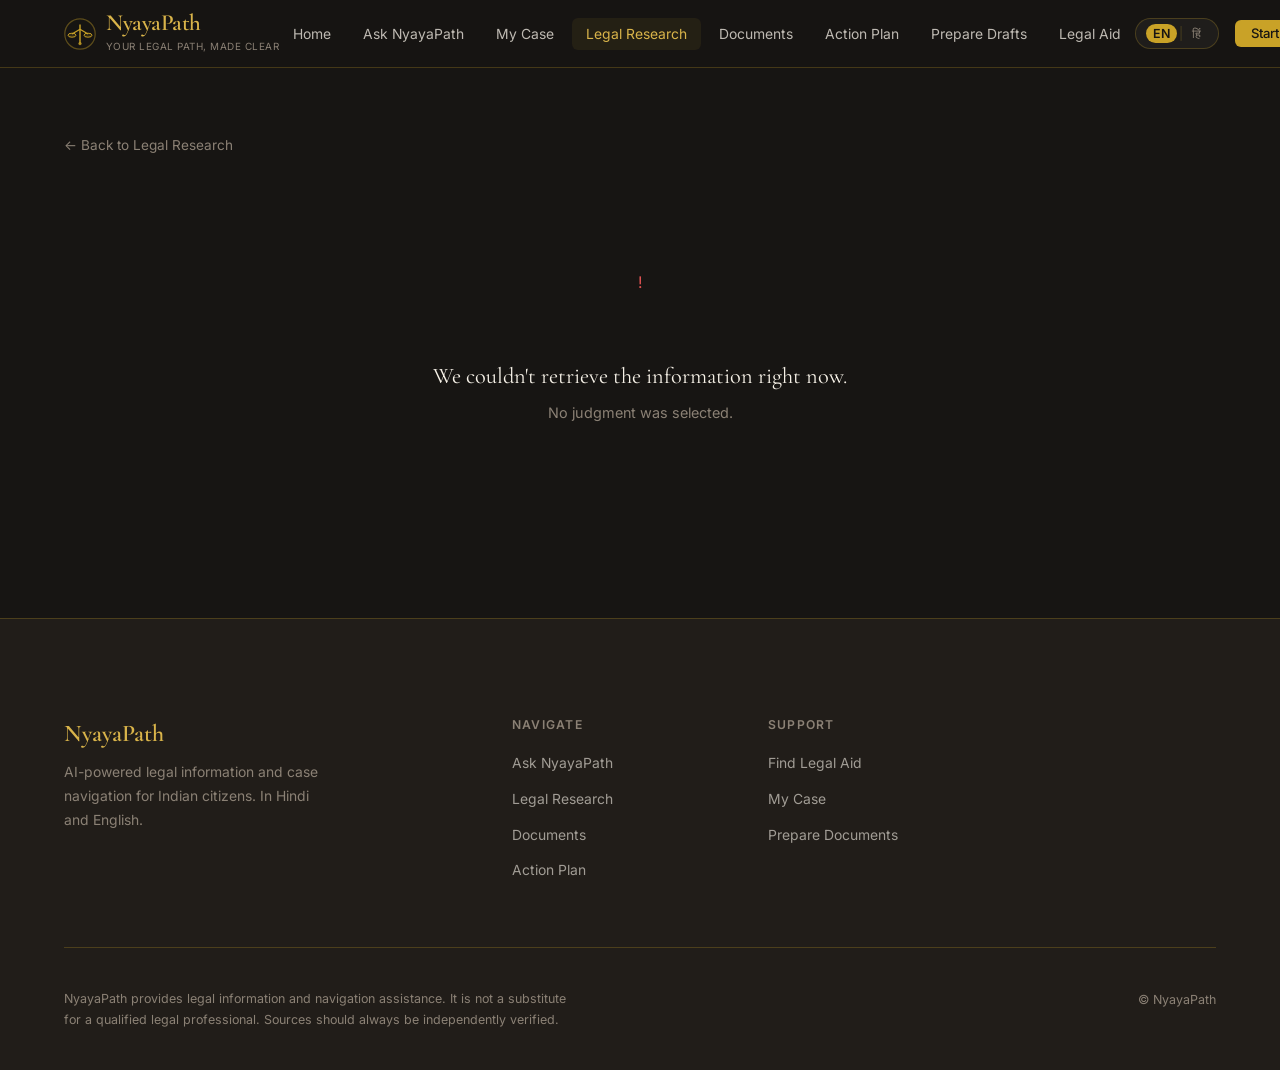
<file: frontend/pages/judgment.html>
<!DOCTYPE html>
<html lang="en">
<head>
  <meta charset="UTF-8" />
  <meta name="viewport" content="width=device-width, initial-scale=1.0" />
  <title>Judgment — NyayaPath</title>
  <link rel="icon" href="data:image/svg+xml,<svg xmlns='http://www.w3.org/2000/svg' viewBox='0 0 100 100'><text y='.9em' font-size='90'>⚖</text></svg>" />
  <link rel="stylesheet" href="../css/variables.css" />
  <link rel="stylesheet" href="../css/base.css" />
  <link rel="stylesheet" href="../css/components.css" />
  <link rel="stylesheet" href="../css/pages.css" />
  <link rel="stylesheet" href="../css/responsive.css" />
</head>
<body>
<div id="app-nav"></div>
<main class="np-page"><div class="container">

<a href="research.html" class="np-muted np-noprint" data-en="← Back to Legal Research" data-hi="← कानूनी शोध पर वापस">← Back to Legal Research</a>
<div id="jRoot" style="margin-top:16px"></div>

</div></main>
<div id="app-footer"></div>
<script type="module" src="../js/pages/judgment.js"></script>
</body>
</html>
</file>
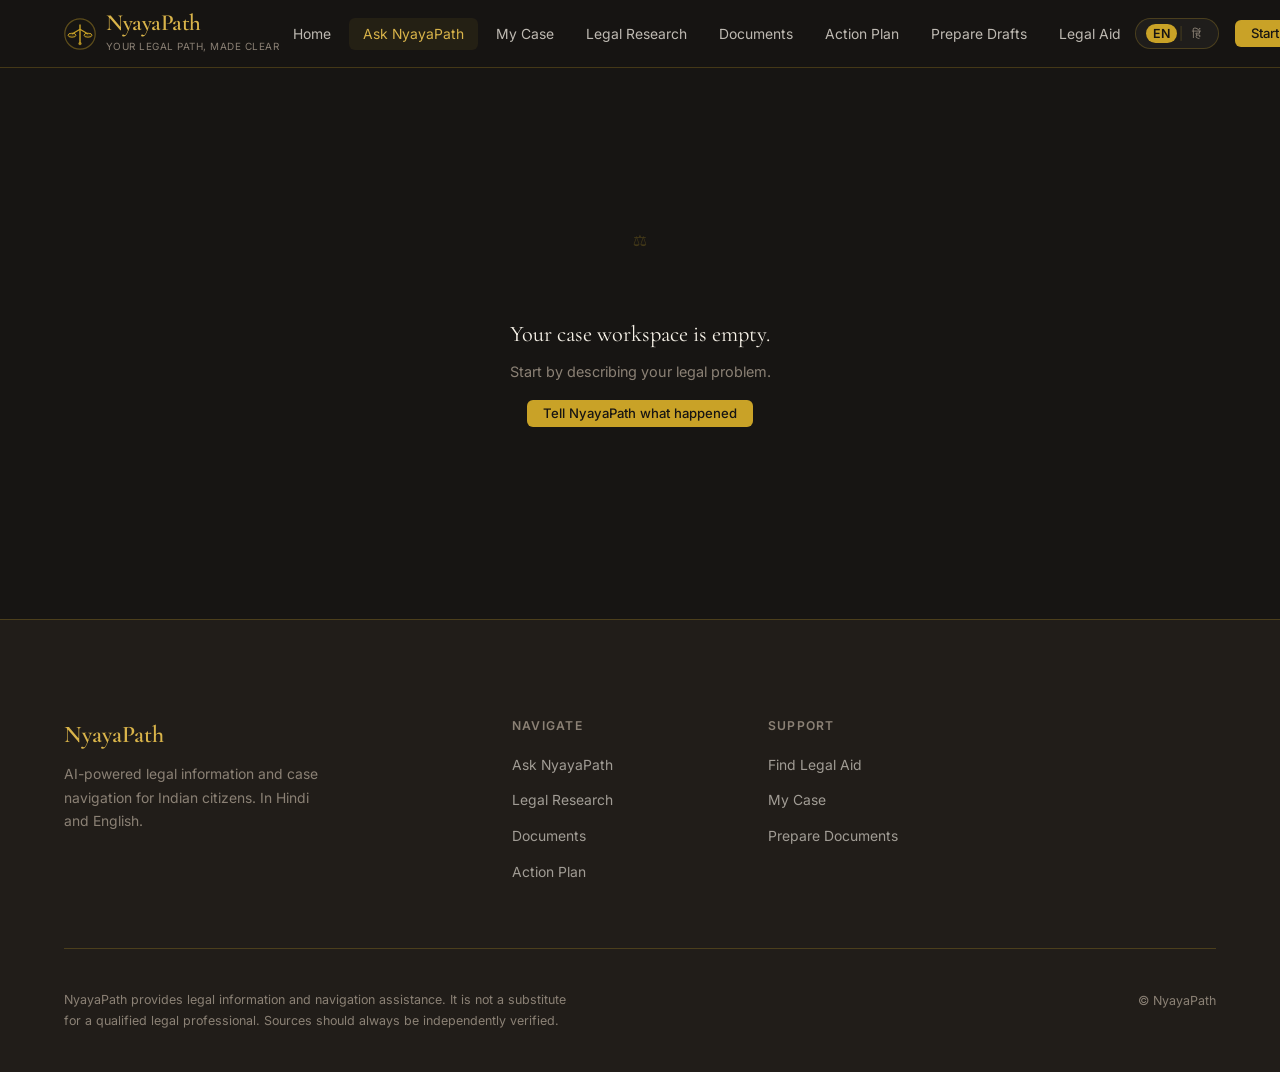
<file: frontend/pages/result.html>
<!DOCTYPE html>
<html lang="en">
<head>
  <meta charset="UTF-8" />
  <meta name="viewport" content="width=device-width, initial-scale=1.0" />
  <title>Your Legal Path — NyayaPath</title>
  <link rel="icon" href="data:image/svg+xml,<svg xmlns='http://www.w3.org/2000/svg' viewBox='0 0 100 100'><text y='.9em' font-size='90'>⚖</text></svg>" />
  <link rel="stylesheet" href="../css/variables.css" />
  <link rel="stylesheet" href="../css/base.css" />
  <link rel="stylesheet" href="../css/components.css" />
  <link rel="stylesheet" href="../css/pages.css" />
  <link rel="stylesheet" href="../css/responsive.css" />
</head>
<body>
<div id="app-nav"></div>
<main class="np-page"><div class="container">

<div id="resultRoot"></div>

</div></main>
<div id="app-footer"></div>
<script type="module" src="../js/pages/result.js"></script>
</body>
</html>
</file>
<file: frontend/css/variables.css>
:root {
  /* Primary Backgrounds */
  --bg-primary: #171513;
  --bg-secondary: #211D19;
  --bg-dark-brown: #2A211A;
  --bg-warm-brown: #3A2A1E;

  /* Gold */
  --gold-main: #C9A227;
  --gold-bright: #D9B44A;
  --gold-antique: #A77A16;
  --gold-soft: #E5C76B;
  --gold-border: rgba(201, 162, 39, 0.25);
  --gold-border-hover: rgba(201, 162, 39, 0.6);
  --gold-glow: rgba(201, 162, 39, 0.08);

  /* Ivory / Light */
  --ivory: #F7F2E8;
  --warm-white: #FCFAF5;
  --paper: #F1EBDD;

  /* Text */
  --text-primary: #211D19;
  --text-secondary: #655B50;
  --text-muted: #8B8175;
  --text-white: #FFFFFF;
  --text-ivory: #F7F2E8;
  --text-gold: #D9B44A;

  /* Indian Accents (subtle) */
  --saffron: #FF9933;
  --india-green: #138808;
  --ashoka-blue: #000080;

  /* Status */
  --status-pending: #E8A83A;
  --status-disposed: #4CAF7D;
  --status-danger: #E05252;

  /* Spacing */
  --space-xs: 4px;
  --space-sm: 8px;
  --space-md: 16px;
  --space-lg: 24px;
  --space-xl: 40px;
  --space-2xl: 64px;
  --space-3xl: 96px;

  /* Border radius */
  --radius-sm: 6px;
  --radius-md: 10px;
  --radius-lg: 14px;
  --radius-pill: 999px;

  /* Shadows */
  --shadow-card: 0 2px 20px rgba(0,0,0,0.4);
  --shadow-gold: 0 0 30px rgba(201,162,39,0.15);
  --shadow-deep: 0 8px 40px rgba(0,0,0,0.6);

  /* Transitions */
  --transition-fast: 150ms ease;
  --transition-base: 250ms ease;
  --transition-slow: 400ms ease;

  /* Font families */
  --font-serif: 'Cormorant Garamond', 'Playfair Display', Georgia, serif;
  --font-sans: 'Inter', 'DM Sans', system-ui, sans-serif;
  --font-devanagari: 'Noto Serif Devanagari', 'Noto Sans Devanagari', serif;

  /* Container */
  --container-max: 1200px;
  --container-narrow: 820px;
}
</file>
<file: frontend/css/base.css>
@import url('https://fonts.googleapis.com/css2?family=Cormorant+Garamond:ital,wght@0,300;0,400;0,500;0,600;0,700;1,400;1,500&family=Inter:wght@300;400;500;600&family=Noto+Serif+Devanagari:wght@400;500;600;700&display=swap');

*, *::before, *::after {
  box-sizing: border-box;
  margin: 0;
  padding: 0;
}

html {
  scroll-behavior: smooth;
  font-size: 16px;
}

body {
  background-color: var(--bg-primary);
  color: var(--text-ivory);
  font-family: var(--font-sans);
  line-height: 1.6;
  min-height: 100vh;
  -webkit-font-smoothing: antialiased;
  -moz-osx-font-smoothing: grayscale;
}

h1, h2, h3, h4, h5 {
  font-family: var(--font-serif);
  line-height: 1.2;
  font-weight: 600;
  letter-spacing: -0.01em;
}

h1 { font-size: clamp(2.2rem, 5vw, 3.8rem); }
h2 { font-size: clamp(1.7rem, 3.5vw, 2.6rem); }
h3 { font-size: clamp(1.3rem, 2.5vw, 1.9rem); }
h4 { font-size: clamp(1.1rem, 2vw, 1.4rem); }

p {
  line-height: 1.75;
  max-width: 72ch;
}

a {
  color: var(--gold-bright);
  text-decoration: none;
  transition: color var(--transition-fast);
}

a:hover { color: var(--gold-soft); }

img { max-width: 100%; display: block; }

/* Scrollbar */
::-webkit-scrollbar { width: 6px; }
::-webkit-scrollbar-track { background: var(--bg-secondary); }
::-webkit-scrollbar-thumb { background: var(--gold-antique); border-radius: 3px; }

/* Focus */
:focus-visible {
  outline: 2px solid var(--gold-main);
  outline-offset: 3px;
  border-radius: var(--radius-sm);
}

/* Hindi / Devanagari text class */
.hi, [lang="hi"] {
  font-family: var(--font-devanagari);
  line-height: 1.9;
}

/* Container */
.container {
  max-width: var(--container-max);
  margin: 0 auto;
  padding: 0 var(--space-lg);
}

.container-narrow {
  max-width: var(--container-narrow);
  margin: 0 auto;
  padding: 0 var(--space-lg);
}

/* Section spacing */
.section { padding: var(--space-3xl) 0; }
.section-sm { padding: var(--space-2xl) 0; }

/* Gold divider */
.gold-divider {
  width: 48px;
  height: 2px;
  background: linear-gradient(90deg, var(--gold-main), var(--gold-soft));
  margin: var(--space-md) 0;
}

/* Gold line full */
.gold-line {
  width: 100%;
  height: 1px;
  background: linear-gradient(90deg, transparent, var(--gold-border), transparent);
  margin: var(--space-xl) 0;
}

/* Tag / badge */
.badge {
  display: inline-flex;
  align-items: center;
  gap: 5px;
  padding: 3px 10px;
  border-radius: var(--radius-pill);
  font-size: 0.72rem;
  font-weight: 500;
  letter-spacing: 0.04em;
  text-transform: uppercase;
}

.badge-gold {
  background: rgba(201,162,39,0.12);
  color: var(--gold-bright);
  border: 1px solid var(--gold-border);
}

.badge-pending {
  background: rgba(232, 168, 58, 0.12);
  color: var(--status-pending);
  border: 1px solid rgba(232, 168, 58, 0.3);
}

.badge-disposed {
  background: rgba(76, 175, 125, 0.12);
  color: var(--status-disposed);
  border: 1px solid rgba(76, 175, 125, 0.3);
}

.badge-demo {
  background: rgba(255, 100, 50, 0.12);
  color: #FF8050;
  border: 1px solid rgba(255, 100, 50, 0.3);
}

/* Section labels */
.section-eyebrow {
  font-size: 0.72rem;
  font-weight: 600;
  letter-spacing: 0.12em;
  text-transform: uppercase;
  color: var(--gold-main);
  display: flex;
  align-items: center;
  gap: 10px;
  margin-bottom: var(--space-md);
}

.section-eyebrow::before {
  content: '';
  width: 20px;
  height: 1px;
  background: var(--gold-main);
}

/* Utility */
.text-gold { color: var(--gold-bright); }
.text-muted { color: var(--text-muted); }
.text-ivory { color: var(--text-ivory); }
.text-center { text-align: center; }
.font-serif { font-family: var(--font-serif); }

/* Hidden */
.hidden { display: none !important; }
.sr-only {
  position: absolute; width: 1px; height: 1px;
  padding: 0; margin: -1px; overflow: hidden;
  clip: rect(0,0,0,0); white-space: nowrap; border: 0;
}

/* Demo data notice */
.demo-notice {
  display: flex;
  align-items: center;
  gap: var(--space-sm);
  padding: var(--space-sm) var(--space-md);
  background: rgba(255, 128, 80, 0.08);
  border: 1px solid rgba(255, 128, 80, 0.25);
  border-radius: var(--radius-md);
  font-size: 0.82rem;
  color: #FF9060;
  margin-bottom: var(--space-md);
}

/* Source card */
.source-card {
  display: inline-flex;
  align-items: center;
  gap: var(--space-sm);
  padding: 5px 12px;
  background: rgba(201,162,39,0.06);
  border: 1px solid var(--gold-border);
  border-radius: var(--radius-sm);
  font-size: 0.76rem;
  color: var(--text-gold);
  cursor: pointer;
  transition: all var(--transition-fast);
}

.source-card:hover {
  background: rgba(201,162,39,0.12);
  border-color: var(--gold-border-hover);
}

/* Loading shimmer */
@keyframes shimmer {
  0% { background-position: -400px 0; }
  100% { background-position: 400px 0; }
}

.skeleton {
  background: linear-gradient(90deg, var(--bg-secondary) 25%, var(--bg-dark-brown) 50%, var(--bg-secondary) 75%);
  background-size: 800px 100%;
  animation: shimmer 1.5s infinite;
  border-radius: var(--radius-sm);
}

/* Ashoka dot accent */
.ashoka-dot {
  width: 6px;
  height: 6px;
  border-radius: 50%;
  background: var(--gold-main);
  display: inline-block;
}
</file>
<file: frontend/css/components.css>
/* =========================================================
   NAVBAR
   ========================================================= */
.navbar {
  position: fixed;
  top: 0; left: 0; right: 0;
  z-index: 1000;
  background: rgba(23, 21, 19, 0.92);
  backdrop-filter: blur(20px);
  -webkit-backdrop-filter: blur(20px);
  border-bottom: 1px solid var(--gold-border);
  height: 68px;
  display: flex;
  align-items: center;
}

.navbar-inner {
  display: flex;
  align-items: center;
  justify-content: space-between;
  width: 100%;
  max-width: var(--container-max);
  margin: 0 auto;
  padding: 0 var(--space-lg);
}

.navbar-logo {
  display: flex;
  align-items: center;
  gap: 10px;
  text-decoration: none;
  flex-shrink: 0;
}

.logo-icon {
  width: 32px;
  height: 32px;
  position: relative;
}

.logo-icon svg {
  width: 100%;
  height: 100%;
}

.logo-text {
  font-family: var(--font-serif);
  font-size: 1.45rem;
  font-weight: 600;
  color: var(--gold-bright);
  letter-spacing: -0.02em;
  line-height: 1;
}

.logo-tagline {
  font-size: 0.62rem;
  color: var(--text-muted);
  letter-spacing: 0.05em;
  text-transform: uppercase;
  display: block;
  margin-top: 2px;
}

.navbar-nav {
  display: flex;
  align-items: center;
  gap: var(--space-xs);
  list-style: none;
}

.navbar-nav a {
  padding: 8px 14px;
  color: rgba(247, 242, 232, 0.75);
  font-size: 0.87rem;
  font-weight: 400;
  border-radius: var(--radius-sm);
  transition: all var(--transition-fast);
  text-decoration: none;
  white-space: nowrap;
}

.navbar-nav a:hover,
.navbar-nav a.active {
  color: var(--gold-bright);
  background: rgba(201,162,39,0.08);
}

.navbar-right {
  display: flex;
  align-items: center;
  gap: var(--space-md);
  flex-shrink: 0;
}

.lang-switcher {
  display: flex;
  align-items: center;
  gap: 2px;
  padding: 5px 10px;
  background: rgba(255,255,255,0.04);
  border: 1px solid var(--gold-border);
  border-radius: var(--radius-pill);
  font-size: 0.78rem;
}

.lang-btn {
  background: none;
  border: none;
  color: var(--text-muted);
  cursor: pointer;
  padding: 2px 7px;
  border-radius: var(--radius-pill);
  font-size: 0.78rem;
  transition: all var(--transition-fast);
  font-family: var(--font-sans);
}

.lang-btn.active {
  background: var(--gold-main);
  color: var(--bg-primary);
  font-weight: 600;
}

.lang-sep {
  color: var(--gold-border);
  user-select: none;
}

.navbar-hamburger {
  display: none;
  flex-direction: column;
  gap: 5px;
  background: none;
  border: none;
  cursor: pointer;
  padding: 5px;
}

.navbar-hamburger span {
  width: 24px;
  height: 2px;
  background: var(--gold-main);
  border-radius: 2px;
  transition: all var(--transition-base);
}

/* =========================================================
   BUTTONS
   ========================================================= */
.btn {
  display: inline-flex;
  align-items: center;
  justify-content: center;
  gap: 8px;
  padding: 12px 24px;
  border-radius: var(--radius-md);
  font-size: 0.92rem;
  font-weight: 500;
  cursor: pointer;
  transition: all var(--transition-fast);
  text-decoration: none;
  border: none;
  white-space: nowrap;
  font-family: var(--font-sans);
  line-height: 1;
}

.btn:disabled {
  opacity: 0.5;
  cursor: not-allowed;
  pointer-events: none;
}

.btn-primary {
  background: var(--gold-main);
  color: var(--bg-primary);
}

.btn-primary:hover {
  background: var(--gold-bright);
  color: var(--bg-primary);
  transform: translateY(-1px);
  box-shadow: 0 4px 20px rgba(201,162,39,0.3);
}

.btn-secondary {
  background: transparent;
  color: var(--gold-bright);
  border: 1px solid var(--gold-border);
}

.btn-secondary:hover {
  border-color: var(--gold-main);
  background: rgba(201,162,39,0.06);
  color: var(--gold-bright);
}

.btn-ghost {
  background: transparent;
  color: var(--text-ivory);
  border: 1px solid rgba(247,242,232,0.15);
}

.btn-ghost:hover {
  border-color: rgba(247,242,232,0.3);
  background: rgba(255,255,255,0.04);
  color: var(--text-ivory);
}

.btn-lg {
  padding: 16px 32px;
  font-size: 1.02rem;
  border-radius: var(--radius-lg);
}

.btn-sm {
  padding: 7px 16px;
  font-size: 0.82rem;
  border-radius: var(--radius-sm);
}

.btn-icon {
  width: 40px;
  height: 40px;
  padding: 0;
  border-radius: var(--radius-sm);
}

/* =========================================================
   CARDS
   ========================================================= */
.card {
  background: var(--bg-secondary);
  border: 1px solid var(--gold-border);
  border-radius: var(--radius-lg);
  padding: var(--space-lg);
  transition: border-color var(--transition-base), box-shadow var(--transition-base);
}

.card:hover {
  border-color: var(--gold-border-hover);
  box-shadow: var(--shadow-gold);
}

.card-light {
  background: var(--warm-white);
  border: 1px solid rgba(201,162,39,0.15);
  border-radius: var(--radius-lg);
  padding: var(--space-lg);
  color: var(--text-primary);
}

.card-light h1, .card-light h2, .card-light h3, .card-light h4 {
  color: var(--text-primary);
}

.card-light p { color: var(--text-secondary); }

.card-glass {
  background: rgba(42, 33, 26, 0.7);
  backdrop-filter: blur(12px);
  -webkit-backdrop-filter: blur(12px);
  border: 1px solid var(--gold-border);
  border-radius: var(--radius-lg);
  padding: var(--space-lg);
}

/* =========================================================
   FORM ELEMENTS
   ========================================================= */
.form-group {
  display: flex;
  flex-direction: column;
  gap: 6px;
}

.form-label {
  font-size: 0.82rem;
  color: var(--text-muted);
  font-weight: 500;
  letter-spacing: 0.03em;
}

.form-input,
.form-select,
.form-textarea {
  background: rgba(255,255,255,0.04);
  border: 1px solid rgba(201,162,39,0.2);
  border-radius: var(--radius-md);
  padding: 12px 16px;
  color: var(--text-ivory);
  font-family: var(--font-sans);
  font-size: 0.95rem;
  transition: border-color var(--transition-fast), box-shadow var(--transition-fast);
  width: 100%;
}

.form-input::placeholder,
.form-textarea::placeholder {
  color: var(--text-muted);
  font-family: var(--font-devanagari);
}

.form-input:focus,
.form-select:focus,
.form-textarea:focus {
  outline: none;
  border-color: var(--gold-main);
  box-shadow: 0 0 0 3px rgba(201,162,39,0.1);
  background: rgba(255,255,255,0.06);
}

.form-select {
  cursor: pointer;
  appearance: none;
  background-image: url("data:image/svg+xml,%3Csvg xmlns='http://www.w3.org/2000/svg' width='16' height='16' viewBox='0 0 24 24' fill='none' stroke='%23C9A227' stroke-width='2'%3E%3Cpath d='M6 9l6 6 6-6'/%3E%3C/svg%3E");
  background-repeat: no-repeat;
  background-position: right 12px center;
  padding-right: 40px;
}

.form-select option {
  background: var(--bg-secondary);
  color: var(--text-ivory);
}

.form-textarea {
  min-height: 140px;
  resize: vertical;
  line-height: 1.75;
  font-size: 1rem;
}

.form-textarea.large {
  min-height: 180px;
  font-size: 1.05rem;
}

/* =========================================================
   MODAL
   ========================================================= */
.modal-overlay {
  position: fixed;
  inset: 0;
  background: rgba(0,0,0,0.75);
  backdrop-filter: blur(4px);
  z-index: 2000;
  display: flex;
  align-items: center;
  justify-content: center;
  padding: var(--space-lg);
  opacity: 0;
  pointer-events: none;
  transition: opacity var(--transition-base);
}

.modal-overlay.open {
  opacity: 1;
  pointer-events: all;
}

.modal {
  background: var(--bg-secondary);
  border: 1px solid var(--gold-border);
  border-radius: var(--radius-lg);
  padding: var(--space-xl);
  max-width: 600px;
  width: 100%;
  max-height: 90vh;
  overflow-y: auto;
  transform: translateY(20px);
  transition: transform var(--transition-base);
  box-shadow: var(--shadow-deep);
}

.modal-overlay.open .modal {
  transform: translateY(0);
}

.modal-header {
  display: flex;
  align-items: flex-start;
  justify-content: space-between;
  margin-bottom: var(--space-lg);
  gap: var(--space-md);
}

.modal-close {
  background: none;
  border: none;
  color: var(--text-muted);
  cursor: pointer;
  width: 32px;
  height: 32px;
  display: flex;
  align-items: center;
  justify-content: center;
  border-radius: var(--radius-sm);
  flex-shrink: 0;
  transition: all var(--transition-fast);
}

.modal-close:hover {
  color: var(--text-ivory);
  background: rgba(255,255,255,0.06);
}

/* =========================================================
   TIMELINE
   ========================================================= */
.timeline {
  position: relative;
  padding-left: 28px;
}

.timeline::before {
  content: '';
  position: absolute;
  left: 7px;
  top: 8px;
  bottom: 8px;
  width: 2px;
  background: linear-gradient(180deg, var(--gold-main), rgba(201,162,39,0.2));
}

.timeline-item {
  position: relative;
  margin-bottom: var(--space-lg);
  padding-bottom: var(--space-lg);
}

.timeline-item:last-child {
  margin-bottom: 0;
  padding-bottom: 0;
}

.timeline-dot {
  position: absolute;
  left: -24px;
  top: 4px;
  width: 16px;
  height: 16px;
  border-radius: 50%;
  background: var(--bg-primary);
  border: 2px solid var(--gold-main);
  box-shadow: 0 0 8px rgba(201,162,39,0.4);
}

.timeline-dot.current {
  background: var(--gold-main);
}

.timeline-date {
  font-size: 0.78rem;
  color: var(--gold-main);
  font-weight: 500;
  margin-bottom: 4px;
  letter-spacing: 0.03em;
}

.timeline-title {
  font-size: 0.95rem;
  font-weight: 500;
  color: var(--text-ivory);
  margin-bottom: 4px;
}

.timeline-desc {
  font-size: 0.85rem;
  color: var(--text-secondary);
  line-height: 1.6;
}

/* =========================================================
   TOAST NOTIFICATIONS
   ========================================================= */
.toast-container {
  position: fixed;
  bottom: var(--space-xl);
  right: var(--space-xl);
  z-index: 3000;
  display: flex;
  flex-direction: column;
  gap: var(--space-sm);
}

.toast {
  padding: 14px 20px;
  border-radius: var(--radius-md);
  font-size: 0.88rem;
  font-weight: 500;
  display: flex;
  align-items: center;
  gap: 10px;
  min-width: 280px;
  max-width: 400px;
  box-shadow: var(--shadow-deep);
  animation: slideInToast 0.3s ease;
  border: 1px solid transparent;
}

@keyframes slideInToast {
  from { transform: translateX(100%); opacity: 0; }
  to { transform: translateX(0); opacity: 1; }
}

.toast-success {
  background: rgba(76, 175, 125, 0.15);
  border-color: rgba(76, 175, 125, 0.3);
  color: #6FCF97;
}

.toast-error {
  background: rgba(224, 82, 82, 0.15);
  border-color: rgba(224, 82, 82, 0.3);
  color: #EB5757;
}

.toast-info {
  background: rgba(201,162,39,0.1);
  border-color: var(--gold-border);
  color: var(--gold-bright);
}

/* =========================================================
   STEP CARD (Action Plan)
   ========================================================= */
.step-card {
  display: flex;
  gap: var(--space-lg);
  padding: var(--space-lg);
  background: var(--bg-secondary);
  border: 1px solid var(--gold-border);
  border-radius: var(--radius-lg);
  position: relative;
  transition: border-color var(--transition-base);
}

.step-card:hover {
  border-color: var(--gold-border-hover);
}

.step-card.completed {
  opacity: 0.65;
  border-color: rgba(76, 175, 125, 0.3);
}

.step-number {
  font-family: var(--font-serif);
  font-size: 2rem;
  font-weight: 600;
  color: var(--gold-border);
  line-height: 1;
  flex-shrink: 0;
  width: 48px;
  text-align: right;
  padding-top: 2px;
}

.step-content { flex: 1; }

.step-title {
  font-size: 1rem;
  font-weight: 500;
  color: var(--text-ivory);
  margin-bottom: 6px;
}

.step-detail {
  font-size: 0.87rem;
  color: var(--text-secondary);
  line-height: 1.65;
}

.step-check {
  width: 22px;
  height: 22px;
  border-radius: 50%;
  border: 2px solid var(--gold-border);
  cursor: pointer;
  flex-shrink: 0;
  display: flex;
  align-items: center;
  justify-content: center;
  transition: all var(--transition-fast);
  background: none;
  align-self: flex-start;
  margin-top: 2px;
}

.step-check:hover { border-color: var(--gold-main); }

.step-check.checked {
  background: var(--india-green);
  border-color: var(--india-green);
}

/* =========================================================
   STAT CHIPS
   ========================================================= */
.stat-chip {
  background: var(--bg-dark-brown);
  border: 1px solid var(--gold-border);
  border-radius: var(--radius-md);
  padding: var(--space-md) var(--space-lg);
  text-align: center;
}

.stat-chip-value {
  font-family: var(--font-serif);
  font-size: 1.7rem;
  font-weight: 600;
  color: var(--gold-bright);
  display: block;
  line-height: 1;
  margin-bottom: 4px;
}

.stat-chip-label {
  font-size: 0.76rem;
  color: var(--text-muted);
  text-transform: uppercase;
  letter-spacing: 0.06em;
}

/* =========================================================
   SEARCH BAR
   ========================================================= */
.search-bar {
  display: flex;
  align-items: center;
  gap: 0;
  background: rgba(255,255,255,0.04);
  border: 1px solid rgba(201,162,39,0.2);
  border-radius: var(--radius-lg);
  padding: 4px;
  transition: border-color var(--transition-fast);
}

.search-bar:focus-within {
  border-color: var(--gold-main);
  box-shadow: 0 0 0 3px rgba(201,162,39,0.1);
}

.search-bar input {
  flex: 1;
  background: none;
  border: none;
  color: var(--text-ivory);
  padding: 12px 16px;
  font-size: 0.95rem;
  font-family: var(--font-sans);
}

.search-bar input:focus { outline: none; }
.search-bar input::placeholder { color: var(--text-muted); }

.search-bar-btn {
  background: var(--gold-main);
  color: var(--bg-primary);
  border: none;
  border-radius: var(--radius-md);
  padding: 10px 20px;
  font-weight: 600;
  cursor: pointer;
  font-size: 0.88rem;
  transition: background var(--transition-fast);
  font-family: var(--font-sans);
}

.search-bar-btn:hover { background: var(--gold-bright); }

/* =========================================================
   LOADING / EMPTY / ERROR STATES
   ========================================================= */
.state-container {
  display: flex;
  flex-direction: column;
  align-items: center;
  justify-content: center;
  padding: var(--space-3xl) var(--space-xl);
  text-align: center;
}

.state-icon {
  width: 64px;
  height: 64px;
  color: var(--gold-border);
  margin-bottom: var(--space-lg);
}

.state-title {
  font-family: var(--font-serif);
  font-size: 1.4rem;
  color: var(--text-ivory);
  margin-bottom: var(--space-sm);
}

.state-desc {
  font-size: 0.9rem;
  color: var(--text-muted);
  max-width: 36ch;
  line-height: 1.7;
}

/* Loading dots */
.loading-dots {
  display: inline-flex;
  gap: 5px;
  align-items: center;
}

.loading-dots span {
  width: 7px;
  height: 7px;
  border-radius: 50%;
  background: var(--gold-main);
  animation: dotPulse 1.4s ease-in-out infinite both;
}

.loading-dots span:nth-child(2) { animation-delay: 0.2s; }
.loading-dots span:nth-child(3) { animation-delay: 0.4s; }

@keyframes dotPulse {
  0%, 80%, 100% { transform: scale(0.6); opacity: 0.4; }
  40% { transform: scale(1); opacity: 1; }
}

/* Processing steps */
.processing-steps {
  display: flex;
  flex-direction: column;
  gap: var(--space-sm);
  text-align: left;
  min-width: 240px;
}

.processing-step {
  display: flex;
  align-items: center;
  gap: 10px;
  font-size: 0.88rem;
  color: var(--text-muted);
  transition: color var(--transition-base);
}

.processing-step.done { color: var(--status-disposed); }
.processing-step.active { color: var(--gold-bright); }

.processing-step-icon {
  width: 18px;
  height: 18px;
  flex-shrink: 0;
}

/* =========================================================
   FOOTER
   ========================================================= */
.footer {
  background: var(--bg-secondary);
  border-top: 1px solid var(--gold-border);
  padding: var(--space-3xl) 0 var(--space-xl);
  margin-top: auto;
}

.footer-grid {
  display: grid;
  grid-template-columns: 2fr 1fr 1fr 1fr;
  gap: var(--space-2xl);
  margin-bottom: var(--space-2xl);
}

.footer-brand { }

.footer-logo-text {
  font-family: var(--font-serif);
  font-size: 1.5rem;
  font-weight: 600;
  color: var(--gold-bright);
  margin-bottom: var(--space-sm);
}

.footer-desc {
  font-size: 0.87rem;
  color: var(--text-muted);
  line-height: 1.7;
  max-width: 30ch;
  margin-bottom: var(--space-md);
}

.footer-heading {
  font-size: 0.76rem;
  font-weight: 600;
  letter-spacing: 0.1em;
  text-transform: uppercase;
  color: var(--text-muted);
  margin-bottom: var(--space-md);
}

.footer-links {
  list-style: none;
  display: flex;
  flex-direction: column;
  gap: 10px;
}

.footer-links a {
  font-size: 0.87rem;
  color: rgba(247,242,232,0.6);
  text-decoration: none;
  transition: color var(--transition-fast);
}

.footer-links a:hover { color: var(--gold-bright); }

.footer-bottom {
  padding-top: var(--space-xl);
  border-top: 1px solid var(--gold-border);
  display: flex;
  align-items: flex-start;
  justify-content: space-between;
  gap: var(--space-lg);
}

.footer-disclaimer {
  font-size: 0.78rem;
  color: var(--text-muted);
  line-height: 1.7;
  max-width: 64ch;
}

.footer-copy {
  font-size: 0.78rem;
  color: var(--text-muted);
  white-space: nowrap;
  margin-top: 2px;
}

/* India flag accent stripe */
.india-stripe {
  display: flex;
  height: 3px;
  width: 60px;
  margin: var(--space-md) 0;
  border-radius: 2px;
  overflow: hidden;
}

.india-stripe-saffron { flex: 1; background: var(--saffron); }
.india-stripe-white   { flex: 1; background: rgba(255,255,255,0.5); }
.india-stripe-green   { flex: 1; background: var(--india-green); }

/* =========================================================
   QUICK ACTION CARD
   ========================================================= */
.action-card {
  background: var(--bg-secondary);
  border: 1px solid var(--gold-border);
  border-radius: var(--radius-lg);
  padding: var(--space-lg);
  cursor: pointer;
  text-decoration: none;
  display: flex;
  flex-direction: column;
  gap: var(--space-sm);
  transition: all var(--transition-base);
  color: var(--text-ivory);
}

.action-card:hover {
  border-color: var(--gold-main);
  background: var(--bg-dark-brown);
  transform: translateY(-2px);
  box-shadow: var(--shadow-gold);
  color: var(--text-ivory);
}

.action-card-icon {
  width: 40px;
  height: 40px;
  color: var(--gold-main);
  margin-bottom: var(--space-sm);
}

.action-card-title {
  font-family: var(--font-serif);
  font-size: 1.05rem;
  font-weight: 600;
  color: var(--text-ivory);
  margin-bottom: 4px;
}

.action-card-desc {
  font-size: 0.83rem;
  color: var(--text-muted);
  line-height: 1.55;
}

.action-card-arrow {
  margin-top: auto;
  padding-top: var(--space-sm);
  color: var(--gold-main);
  font-size: 1.1rem;
  transition: transform var(--transition-fast);
}

.action-card:hover .action-card-arrow {
  transform: translateX(4px);
}

/* =========================================================
   JUDGMENT / CASE CARDS
   ========================================================= */
.judgment-card {
  background: var(--bg-secondary);
  border: 1px solid var(--gold-border);
  border-radius: var(--radius-lg);
  padding: var(--space-lg);
  transition: all var(--transition-base);
}

.judgment-card:hover {
  border-color: var(--gold-border-hover);
  box-shadow: var(--shadow-gold);
}

.judgment-card-header {
  display: flex;
  align-items: flex-start;
  justify-content: space-between;
  gap: var(--space-md);
  margin-bottom: var(--space-md);
}

.judgment-card-title {
  font-family: var(--font-serif);
  font-size: 1.05rem;
  font-weight: 600;
  color: var(--text-ivory);
  line-height: 1.3;
}

.judgment-card-meta {
  display: flex;
  flex-wrap: wrap;
  gap: var(--space-sm);
  margin-bottom: var(--space-md);
}

.judgment-card-meta-item {
  font-size: 0.78rem;
  color: var(--text-muted);
  display: flex;
  align-items: center;
  gap: 4px;
}

.judgment-card-relevance {
  font-size: 0.83rem;
  color: var(--text-secondary);
  line-height: 1.6;
  padding: 10px 14px;
  background: rgba(201,162,39,0.05);
  border-left: 2px solid var(--gold-main);
  border-radius: 0 var(--radius-sm) var(--radius-sm) 0;
  margin-bottom: var(--space-md);
}

.judgment-card-actions {
  display: flex;
  gap: var(--space-sm);
  flex-wrap: wrap;
}

/* =========================================================
   DOCUMENT CARD
   ========================================================= */
.doc-card {
  background: var(--bg-secondary);
  border: 1px solid var(--gold-border);
  border-radius: var(--radius-lg);
  padding: var(--space-lg);
  display: flex;
  gap: var(--space-md);
  align-items: flex-start;
  transition: border-color var(--transition-base);
}

.doc-card:hover { border-color: var(--gold-border-hover); }

.doc-icon {
  width: 44px;
  height: 44px;
  background: rgba(201,162,39,0.08);
  border: 1px solid var(--gold-border);
  border-radius: var(--radius-sm);
  display: flex;
  align-items: center;
  justify-content: center;
  color: var(--gold-main);
  flex-shrink: 0;
}

.doc-info { flex: 1; }

.doc-name {
  font-size: 0.95rem;
  font-weight: 500;
  color: var(--text-ivory);
  margin-bottom: 4px;
}

.doc-meta {
  font-size: 0.78rem;
  color: var(--text-muted);
}

/* =========================================================
   DRAG & DROP UPLOAD
   ========================================================= */
.upload-zone {
  border: 2px dashed rgba(201,162,39,0.3);
  border-radius: var(--radius-lg);
  padding: var(--space-3xl) var(--space-xl);
  text-align: center;
  cursor: pointer;
  transition: all var(--transition-base);
  background: rgba(201,162,39,0.02);
}

.upload-zone:hover,
.upload-zone.drag-over {
  border-color: var(--gold-main);
  background: rgba(201,162,39,0.06);
}

.upload-zone-icon {
  width: 56px;
  height: 56px;
  color: var(--gold-antique);
  margin: 0 auto var(--space-md);
}

.upload-zone-title {
  font-family: var(--font-serif);
  font-size: 1.2rem;
  color: var(--text-ivory);
  margin-bottom: var(--space-sm);
}

.upload-zone-hint {
  font-size: 0.83rem;
  color: var(--text-muted);
  line-height: 1.6;
}

/* =========================================================
   AI CHAT BUBBLE
   ========================================================= */
.chat-container {
  display: flex;
  flex-direction: column;
  gap: var(--space-md);
}

.chat-bubble {
  max-width: 80%;
  padding: 14px 18px;
  border-radius: 14px;
  font-size: 0.92rem;
  line-height: 1.65;
}

.chat-bubble.user {
  background: rgba(201,162,39,0.1);
  border: 1px solid var(--gold-border);
  color: var(--text-ivory);
  margin-left: auto;
  border-bottom-right-radius: 4px;
}

.chat-bubble.ai {
  background: var(--bg-secondary);
  border: 1px solid rgba(255,255,255,0.06);
  color: var(--text-ivory);
  border-bottom-left-radius: 4px;
}

.chat-bubble.ai .bubble-label {
  font-size: 0.72rem;
  color: var(--gold-main);
  font-weight: 600;
  text-transform: uppercase;
  letter-spacing: 0.06em;
  margin-bottom: 6px;
}

/* =========================================================
   TABS
   ========================================================= */
.tabs {
  display: flex;
  gap: 2px;
  border-bottom: 1px solid var(--gold-border);
  margin-bottom: var(--space-xl);
  overflow-x: auto;
  scrollbar-width: none;
}

.tabs::-webkit-scrollbar { display: none; }

.tab-btn {
  background: none;
  border: none;
  color: var(--text-muted);
  padding: 12px 20px;
  font-size: 0.88rem;
  font-weight: 500;
  cursor: pointer;
  border-bottom: 2px solid transparent;
  margin-bottom: -1px;
  transition: all var(--transition-fast);
  white-space: nowrap;
  font-family: var(--font-sans);
}

.tab-btn:hover { color: var(--text-ivory); }

.tab-btn.active {
  color: var(--gold-bright);
  border-bottom-color: var(--gold-main);
}

.tab-content { display: none; }
.tab-content.active { display: block; }

/* =========================================================
   RESULT SUMMARY (NyayaPath Result Screen)
   ========================================================= */
.result-header {
  background: linear-gradient(135deg, var(--bg-secondary) 0%, var(--bg-dark-brown) 100%);
  border: 1px solid var(--gold-border);
  border-radius: var(--radius-lg);
  padding: var(--space-xl);
  margin-bottom: var(--space-lg);
  position: relative;
  overflow: hidden;
}

.result-header::before {
  content: '';
  position: absolute;
  top: -40px; right: -40px;
  width: 200px; height: 200px;
  background: radial-gradient(circle, rgba(201,162,39,0.08) 0%, transparent 70%);
  pointer-events: none;
}

.result-grid {
  display: grid;
  grid-template-columns: repeat(3, 1fr);
  gap: var(--space-md);
  margin-top: var(--space-lg);
}

.found-items {
  display: grid;
  grid-template-columns: 1fr 1fr;
  gap: var(--space-sm);
}

.found-item {
  display: flex;
  align-items: center;
  gap: 10px;
  padding: 10px 14px;
  background: rgba(201,162,39,0.06);
  border: 1px solid var(--gold-border);
  border-radius: var(--radius-sm);
  font-size: 0.85rem;
  color: var(--text-ivory);
}

.found-item-icon { color: var(--gold-main); flex-shrink: 0; }
</file>
<file: frontend/css/responsive.css>
/* =========================================================
   RESPONSIVE - Tablet & Mobile
   ========================================================= */

@media (max-width: 1024px) {
  .footer-grid {
    grid-template-columns: 1fr 1fr;
    gap: var(--space-xl);
  }

  .result-grid {
    grid-template-columns: 1fr 1fr;
  }
}

@media (max-width: 768px) {
  /* Navbar */
  .navbar-nav { display: none; }
  .navbar-nav.open {
    display: flex;
    flex-direction: column;
    position: fixed;
    top: 68px; left: 0; right: 0;
    background: var(--bg-secondary);
    border-bottom: 1px solid var(--gold-border);
    padding: var(--space-md);
    z-index: 999;
    gap: 2px;
  }
  .navbar-nav.open a {
    padding: 12px 16px;
    display: block;
    border-radius: var(--radius-sm);
  }

  .navbar-hamburger { display: flex; }

  .navbar-right .lang-switcher { display: none; }

  /* Hero */
  .hero-section {
    min-height: auto !important;
    padding: calc(68px + 40px) 0 60px !important;
  }

  .hero-content {
    grid-template-columns: 1fr !important;
    text-align: center;
  }

  .hero-image-panel {
    display: none !important;
  }

  .hero-actions {
    justify-content: center !important;
  }

  /* Trust strip */
  .trust-strip-items {
    flex-wrap: wrap;
    gap: var(--space-sm) !important;
  }

  .trust-sep { display: none !important; }

  /* Quick actions grid */
  .quick-actions-grid {
    grid-template-columns: 1fr 1fr !important;
  }

  /* Footer */
  .footer-grid {
    grid-template-columns: 1fr;
    gap: var(--space-xl);
  }

  .footer-bottom {
    flex-direction: column;
    gap: var(--space-md);
  }

  /* Result grid */
  .result-grid {
    grid-template-columns: 1fr;
  }

  .found-items {
    grid-template-columns: 1fr;
  }

  /* Modal */
  .modal-overlay {
    align-items: flex-end;
    padding: 0;
  }

  .modal {
    max-height: 90vh;
    border-radius: var(--radius-lg) var(--radius-lg) 0 0;
    transform: translateY(100%);
  }

  .modal-overlay.open .modal {
    transform: translateY(0);
  }

  /* Timeline */
  .timeline { padding-left: 22px; }

  /* Steps */
  .step-card { flex-direction: column; }
  .step-number { font-size: 1.4rem; width: auto; text-align: left; }

  /* Toast */
  .toast-container {
    bottom: var(--space-md);
    right: var(--space-md);
    left: var(--space-md);
  }

  .toast { min-width: auto; width: 100%; }

  /* Tabs */
  .tabs { gap: 0; }
  .tab-btn { padding: 10px 14px; font-size: 0.82rem; }

  /* Sections */
  .section { padding: var(--space-2xl) 0; }
  .section-sm { padding: var(--space-xl) 0; }

  /* Container */
  .container, .container-narrow {
    padding: 0 var(--space-md);
  }

  h1 { font-size: 2rem; }
  h2 { font-size: 1.6rem; }

  .btn-lg { padding: 14px 24px; font-size: 0.95rem; }
}

@media (max-width: 480px) {
  .quick-actions-grid {
    grid-template-columns: 1fr !important;
  }

  .navbar-right .btn { display: none; }

  .tabs {
    -webkit-overflow-scrolling: touch;
  }
}

/* Print */
@media print {
  .navbar, .footer, .btn { display: none !important; }
  body { background: white; color: black; }
  .card, .card-light { border: 1px solid #ccc; break-inside: avoid; }
}
</file>
<file: frontend/css/pages.css>
/* NyayaPath — styles for pages added in phase 2 (research, judgment, documents, action plan, drafts, legal aid, result) */
body { padding-top: 68px; }
.np-page { padding: var(--space-2xl) 0 var(--space-3xl); }
.np-page-head { margin-bottom: var(--space-xl); }
.np-page-head h1 { font-size: clamp(1.9rem, 4vw, 2.8rem); }
.np-page-head p { color: var(--text-secondary); margin-top: 8px; }
.np-grid { display: grid; gap: var(--space-md); }
.np-grid.cols-2 { grid-template-columns: repeat(2, 1fr); }
.np-grid.cols-3 { grid-template-columns: repeat(3, 1fr); }
.np-row { display: flex; gap: var(--space-sm); flex-wrap: wrap; align-items: center; }
.np-between { display: flex; justify-content: space-between; align-items: flex-start; gap: var(--space-md); flex-wrap: wrap; }
.np-muted { color: var(--text-muted); font-size: .85rem; }
.np-h { font-family: var(--font-serif); font-size: 1.35rem; margin-bottom: var(--space-sm); color: var(--text-ivory); }
.np-divider { height: 1px; background: linear-gradient(90deg, var(--gold-main), transparent); margin: var(--space-xl) 0; border: 0; opacity: .5; }

/* loading + states */
.np-skel { height: 18px; border-radius: 6px; margin: 12px 0; background: linear-gradient(90deg, rgba(201,162,39,.08), rgba(201,162,39,.22), rgba(201,162,39,.08)); background-size: 200% 100%; animation: npShimmer 1.4s infinite; }
.np-skel.short { width: 55%; }
@keyframes npShimmer { 0% { background-position: 200% 0; } 100% { background-position: -200% 0; } }
.np-loading { padding: var(--space-lg); }
.np-loading-text { color: var(--text-gold); font-size: .9rem; margin-top: 8px; }
.np-error .state-icon { color: var(--status-danger); }
.np-disclaimer { border: 1px solid var(--gold-border); border-left: 3px solid var(--gold-main); background: var(--gold-glow); padding: 10px 14px; border-radius: var(--radius-md); font-size: .82rem; color: var(--text-secondary); margin: var(--space-md) 0; }

/* source card */
.np-source { border: 1px solid var(--gold-border); background: var(--bg-secondary); border-radius: var(--radius-md); padding: 14px 16px; }
.np-source-head { display: flex; justify-content: space-between; align-items: center; margin-bottom: 6px; gap: 8px; }
.np-source-label { font-size: .68rem; letter-spacing: .14em; color: var(--gold-bright); font-weight: 600; }
.np-source-title { font-weight: 500; color: var(--text-ivory); font-size: .95rem; }
.np-source-meta { color: var(--text-muted); font-size: .78rem; margin: 4px 0 8px; }
.np-source-none { color: var(--text-muted); font-size: .78rem; font-style: italic; }
.np-why { margin-top: 10px; font-size: .84rem; }
.np-why summary { cursor: pointer; color: var(--gold-bright); }
.np-why p { color: var(--text-secondary); margin-top: 6px; }

/* ivory paper (documents, explanations) */
.np-paper { background: var(--ivory); color: var(--text-primary); border: 1px solid rgba(201,162,39,.5); border-radius: var(--radius-md); padding: var(--space-lg); box-shadow: var(--shadow-card); }
.np-paper h3, .np-paper h4 { color: var(--text-primary); }
.np-paper p, .np-paper li { color: #3d352c; }
.np-paper .np-label { font-size: .7rem; letter-spacing: .14em; text-transform: uppercase; color: var(--gold-antique); font-weight: 600; margin-bottom: 4px; }
.np-paper pre, .np-doc-text { white-space: pre-wrap; font-family: var(--font-devanagari), Georgia, serif; line-height: 1.85; font-size: .95rem; color: #2b241c; }
.np-doc-text[contenteditable="true"] { outline: 2px dashed var(--gold-main); padding: 8px; }
.np-ai-box { border: 1px dashed var(--gold-main); border-radius: var(--radius-md); padding: var(--space-md); background: rgba(201,162,39,.05); }
.np-ai-tag { font-size: .68rem; letter-spacing: .12em; color: var(--gold-bright); text-transform: uppercase; margin-bottom: 6px; }

/* result cards */
.np-case-card { background: var(--bg-secondary); border: 1px solid var(--gold-border); border-radius: var(--radius-md); padding: var(--space-md); transition: border-color var(--transition-base), transform var(--transition-base); }
.np-case-card:hover { border-color: var(--gold-border-hover); transform: translateY(-2px); }
.np-case-title { font-family: var(--font-serif); font-size: 1.15rem; margin-bottom: 6px; color: var(--text-ivory); }
.np-meta-line { color: var(--text-muted); font-size: .8rem; display: flex; flex-wrap: wrap; gap: 4px 12px; margin-bottom: 8px; }
.np-snippet { color: var(--text-secondary); font-size: .88rem; }
.np-filters { display: grid; grid-template-columns: repeat(auto-fit, minmax(160px, 1fr)); gap: var(--space-sm); margin: var(--space-md) 0; }

/* pager */
.np-pager { display: flex; gap: 12px; justify-content: center; align-items: center; margin-top: var(--space-lg); color: var(--text-muted); }
.np-pager button:disabled { opacity: .35; cursor: not-allowed; }

/* stepper (action plan) */
.np-stepper { position: relative; padding-left: 8px; }
.np-step { position: relative; display: grid; grid-template-columns: 56px 1fr; gap: var(--space-md); padding-bottom: var(--space-lg); }
.np-step::before { content: ''; position: absolute; left: 27px; top: 54px; bottom: 0; width: 2px; background: linear-gradient(var(--gold-main), rgba(201,162,39,.1)); }
.np-step:last-child::before { display: none; }
.np-step-num { width: 54px; height: 54px; border-radius: 50%; border: 1px solid var(--gold-main); display: flex; align-items: center; justify-content: center; font-family: var(--font-serif); font-size: 1.2rem; color: var(--gold-bright); background: var(--bg-secondary); z-index: 1; }
.np-step.done .np-step-num { background: var(--gold-main); color: var(--bg-primary); }
.np-step-body { background: var(--bg-secondary); border: 1px solid var(--gold-border); border-radius: var(--radius-md); padding: var(--space-md); }
.np-step.done .np-step-body { opacity: .78; }
.np-step-title { font-family: var(--font-serif); font-size: 1.2rem; display: flex; gap: 10px; align-items: center; }
.np-step-title input { width: 20px; height: 20px; accent-color: var(--gold-main); }
.np-kv { margin-top: 10px; font-size: .86rem; }
.np-kv b { color: var(--gold-bright); font-weight: 500; display: block; font-size: .72rem; letter-spacing: .1em; text-transform: uppercase; }
.np-progress { height: 8px; background: rgba(201,162,39,.15); border-radius: 999px; overflow: hidden; }
.np-progress > i { display: block; height: 100%; background: linear-gradient(90deg, var(--gold-antique), var(--gold-bright)); transition: width .4s ease; }

/* documents split view */
.np-split { display: grid; grid-template-columns: 1.1fr 1fr; gap: var(--space-lg); align-items: start; }
.np-qa { margin-top: var(--space-md); display: flex; flex-direction: column; gap: var(--space-sm); }
.np-q { align-self: flex-end; background: rgba(201,162,39,.15); border: 1px solid var(--gold-border); padding: 8px 14px; border-radius: 12px; max-width: 90%; }
.np-a { align-self: flex-start; background: var(--bg-secondary); border: 1px solid var(--gold-border); padding: 12px 14px; border-radius: 12px; max-width: 100%; }
.np-chip-row { display: flex; flex-wrap: wrap; gap: 8px; margin: 10px 0; }
.np-chip { border: 1px solid var(--gold-border); background: transparent; color: var(--gold-bright); padding: 6px 12px; border-radius: 999px; font-size: .8rem; cursor: pointer; transition: all var(--transition-fast); }
.np-chip:hover { background: var(--gold-glow); border-color: var(--gold-main); }
.np-drop { border: 1.5px dashed var(--gold-main); border-radius: var(--radius-lg); padding: var(--space-2xl) var(--space-lg); text-align: center; background: rgba(201,162,39,.04); cursor: pointer; transition: background var(--transition-base); }
.np-drop.drag, .np-drop:hover { background: rgba(201,162,39,.1); }
.np-checklist { list-style: none; display: grid; gap: 8px; }
.np-checklist li { display: flex; gap: 10px; align-items: flex-start; }
.np-checklist input { margin-top: 4px; accent-color: var(--gold-main); }

/* drafts */
.np-draft-cards { display: grid; grid-template-columns: repeat(auto-fit, minmax(240px, 1fr)); gap: var(--space-md); }
.np-modal-back { position: fixed; inset: 0; background: rgba(0,0,0,.7); z-index: 2000; display: none; align-items: center; justify-content: center; padding: 16px; }
.np-modal-back.open { display: flex; }
.np-modal { background: var(--bg-secondary); border: 1px solid var(--gold-border-hover); border-radius: var(--radius-lg); width: min(560px, 100%); max-height: 90vh; overflow: auto; padding: var(--space-lg); }

/* result centerpiece */
.np-result-hero { position: relative; border: 1px solid var(--gold-border); border-radius: var(--radius-lg); overflow: hidden; padding: var(--space-xl); margin-bottom: var(--space-lg);
  background: linear-gradient(90deg, rgba(23,21,19,.97), rgba(23,21,19,.82), rgba(23,21,19,.55)), url('../assets/images/lady-justice.png') center/cover; }
.np-eyebrow { font-size: .72rem; letter-spacing: .22em; color: var(--gold-bright); text-transform: uppercase; }
.np-stats { display: grid; grid-template-columns: repeat(3, 1fr); gap: var(--space-md); margin: var(--space-lg) 0; }
.np-stat { background: rgba(23,21,19,.7); border: 1px solid var(--gold-border); border-radius: var(--radius-md); padding: var(--space-md); }
.np-stat small { display: block; letter-spacing: .14em; font-size: .68rem; color: var(--text-muted); text-transform: uppercase; }
.np-stat strong { font-family: var(--font-serif); font-size: 1.6rem; color: var(--gold-bright); display: block; margin: 4px 0; }
.np-found { display: grid; grid-template-columns: repeat(auto-fit, minmax(190px, 1fr)); gap: var(--space-sm); }
.np-found > div { border: 1px solid var(--gold-border); border-radius: var(--radius-md); padding: 12px 14px; background: var(--bg-secondary); }
.np-found b { font-family: var(--font-serif); font-size: 1.7rem; color: var(--gold-bright); margin-right: 8px; }
.np-explain-pop { margin-top: 8px; padding: 10px 12px; border-left: 3px solid var(--gold-main); background: var(--gold-glow); font-size: .85rem; border-radius: 0 8px 8px 0; }
.np-link-btn { background: none; border: 0; color: var(--gold-bright); cursor: pointer; font-size: .8rem; text-decoration: underline; padding: 0; }

@media (max-width: 860px) {
  .np-split { grid-template-columns: 1fr; }          /* document first, explanation below */
  .np-grid.cols-2, .np-grid.cols-3, .np-stats { grid-template-columns: 1fr; }
  .np-step { grid-template-columns: 42px 1fr; gap: 10px; }
  .np-step-num { width: 40px; height: 40px; font-size: 1rem; }
  .np-step::before { left: 19px; top: 40px; }
  .np-result-hero { padding: var(--space-lg); }
  .btn { min-height: 44px; }
}
@media print { .navbar, .footer, .np-noprint { display: none !important; } body { background: #fff; padding: 0; } .np-paper { box-shadow: none; border: 0; } }
</file>
